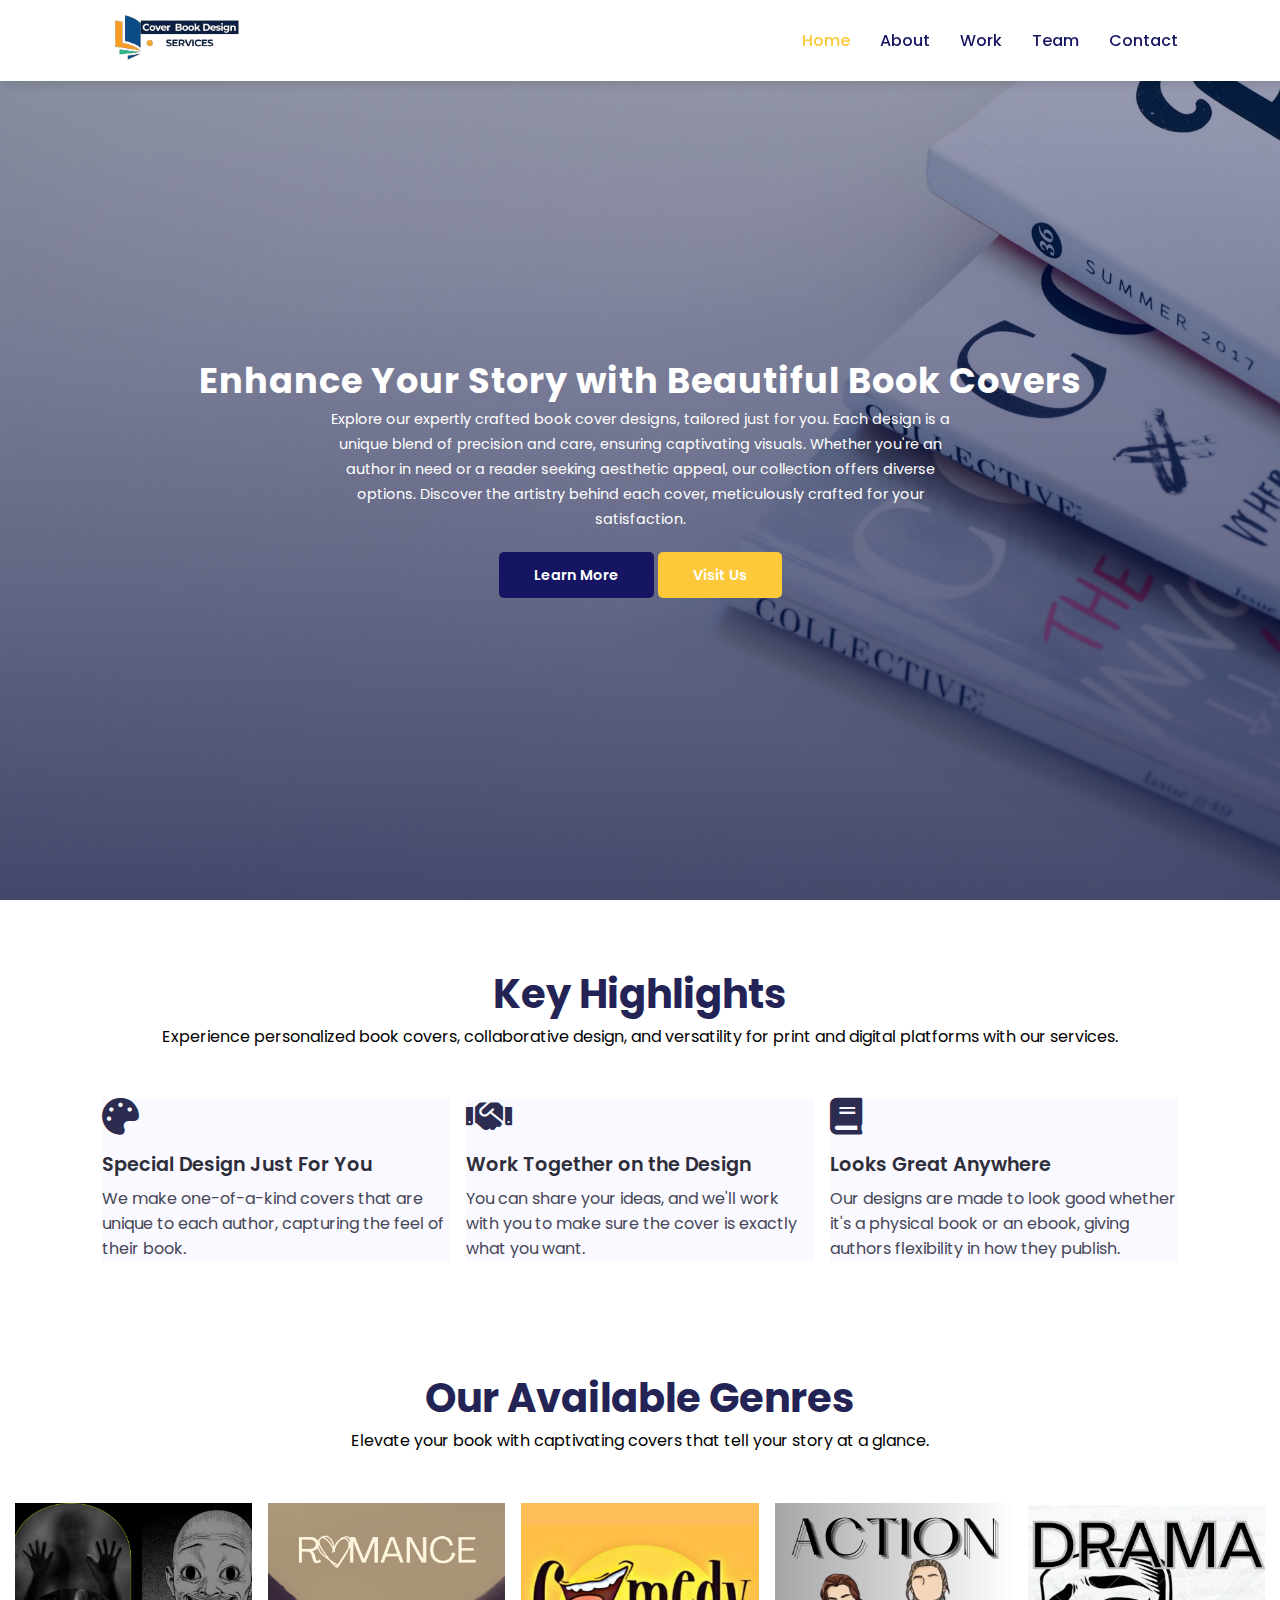
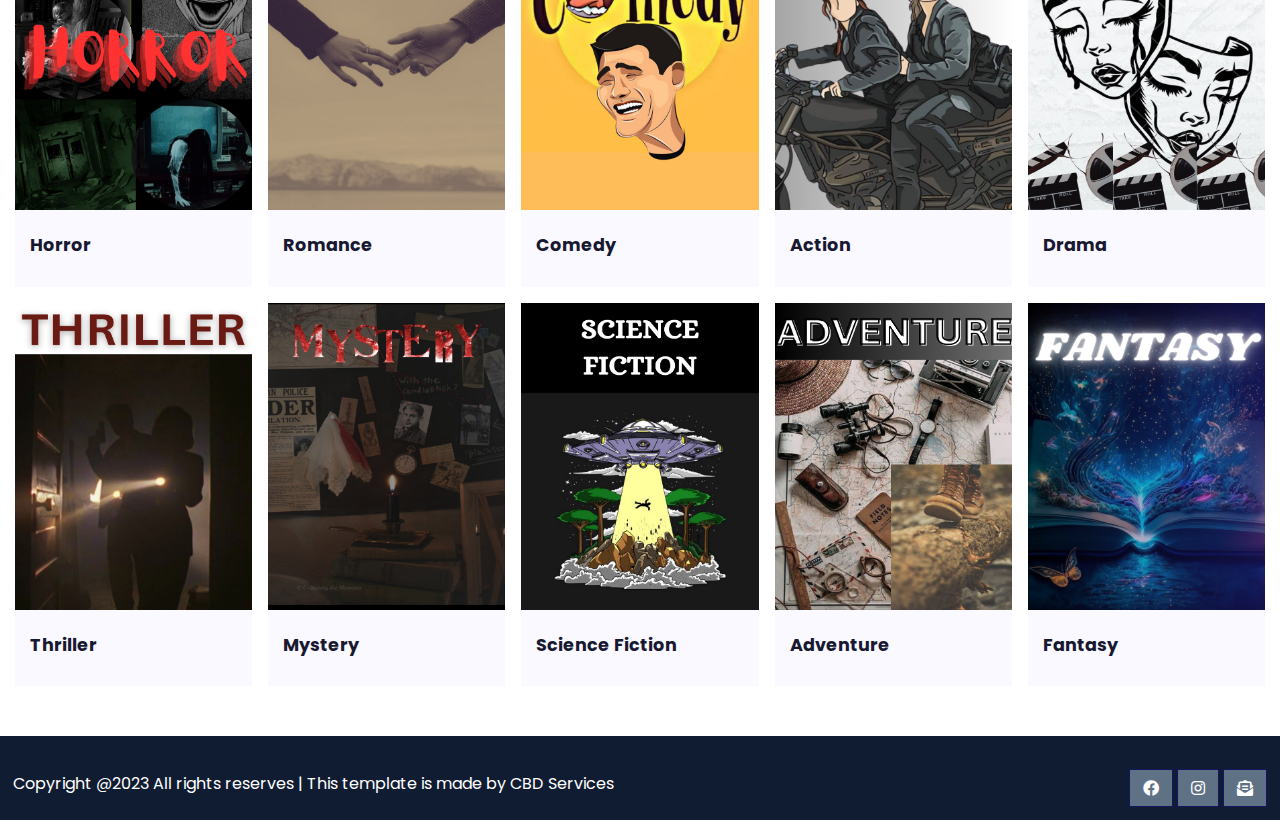
<file: index.html>
<!DOCTYPE html>
<html lang="en">

<head>
    <meta charset="UTF-8">
    <link rel="shortcut icon" type="x-icon" href="images/logo2.png">
    <link rel="shortcut icon" type="x-icon" href="images/logo2.png">
    <meta http=-equiv="X-UA-Compatible" content="IE=edge">
    <meta name="viewport" content="width=device-width, initial-scale=1.0">
    <title>Cover Book Design Services</title>

    <link rel="stylesheet" href="https://use.fontawesome.com/releases/v5.15.4/css/all.css" />

    <link rel="stylesheet" href="style.css">

    <script src="https://code.jquery.com/jquery-3.7.1.min.js" integrity="sha256-/JqT3SQfawRcv/BIHPThkBvs0OEvtFFmqPF/lYI/Cxo=" crossorigin="anonymous"></script>

</head>

<body oncontextmenu="return false;">

    <!-- Navigation -->
    <nav>
        <img src="images/logo.png" alt="">
        <div class="navigation">
            <ul>
                <i id="menu-close" class="fas fa-times"></i>
                <li><a class="active" href="#">Home</a></li>
                <li><a href="about.html">About</a></li>
                <li><a href="work.html">Work</a></li>
                <li><a href="team.html">Team</a></li>
                <li><a href="contact.html">Contact</a></li>
            </ul>
            <img id="menu-btn" src="images/menu.png" alt="">
        </div>
    </nav>

    <!-- Home -->

    <section id="home">
        <h2>Enhance Your Story with Beautiful Book Covers</h2>
        <p>Explore our expertly crafted book cover designs, tailored just for you. Each design is a unique blend of precision and care, ensuring captivating visuals. Whether you're an author in need or a reader seeking aesthetic appeal, our collection offers diverse options. Discover the artistry behind each cover, meticulously crafted for your satisfaction.</p>
        <div class="btn">
            <a class="blue" href="about.html">Learn More</a>
            <a class="yellow" href="contact.html">Visit Us</a>
        </div>
    </section>
    
    <!-- Highlights -->

    <section id="highlights">
        <h1>Key Highlights</h1>
        <p>Experience personalized book covers, collaborative design, and versatility for print and digital platforms with our services.</p>
        <div class="fea-base">
            <div class="fea-box">
                <i class="fa fa-palette"></i>
                <h3>Special Design Just For You</h3>
                <p>We make one-of-a-kind covers that are unique to each author, capturing the feel of their book.</p>
            </div>
            <div class="fea-box">
                <i class="fa fa-handshake"></i>
                <h3>Work Together on the Design</h3>
                <p>You can share your ideas, and we'll work with you to make sure the cover is exactly what you want.</p>
            </div>
            <div class="fea-box">
                <i class="fa fa-book"></i>
                <h3>Looks Great Anywhere</h3>
                <p>Our designs are made to look good whether it's a physical book or an ebook, giving authors flexibility in how they publish.</p>
            </div>
        </div>
    </section>

    <!-- Genres -->
    <section id="genre">
        <h1>Our Available Genres</h1>
        <p>Elevate your book with captivating covers that tell your story at a glance.</p>
        <div class="genres-box">
              
            <div class="genres">
                <img src="images/c1.png" alt="">
                <div class="details">
                    <h6>Horror</h6>   
                </div>
            </div>

            <div class="genres">
                <img src="images/c2.png" alt="">
                <div class="details">
                    <h6>Romance</h6>   
                </div>
            </div>

            <div class="genres">
                <img src="images/c3.png" alt="">
                <div class="details">
                    <h6>Comedy</h6>   
                </div>
            </div>

            <div class="genres">
                <img src="images/c4.png" alt="">
                <div class="details">
                    <h6>Action</h6>   
                </div>
            </div>

            <div class="genres">
                <img src="images/c5.png" alt="">
                <div class="details">
                    <h6>Drama</h6>   
                </div>
            </div>

            <div class="genres">
                <img src="images/c6.png" alt="">
                <div class="details">
                    <h6>Thriller</h6>   
                </div>
            </div>

            <div class="genres">
                <img src="images/c7.png" alt="">
                <div class="details">
                    <h6>Mystery</h6>   
                </div>
            </div>

            <div class="genres">
                <img src="images/c8.png" alt="">
                <div class="details">
                    <h6>Science Fiction</h6>   
                </div>
            </div>

            <div class="genres">
                <img src="images/c9.png" alt="">
                <div class="details">
                    <h6>Adventure</h6>   
                </div>
            </div>

            <div class="genres">
                <img src="images/c10.png" alt="">
                <div class="details">
                    <h6>Fantasy</h6>   
                </div>
            </div>

        </div>
    </section>

    <!-- copyright section -->

    <footer>
        <div class="copyright">
            <p>Copyright @2023 All rights reserves | This template is made by CBD Services</p>
            <div class="pro-links">
                <a href="https://www.facebook.com/profile.php?id=61553930622159&mibextid=ZbWKwL"><i class="fab fa-facebook"></i></a>
                <a href="https://instagram.com/coverbookdesignservices?igshid=OGQ5ZDc2ODk2ZA=="><i class="fab fa-instagram"></i></a>
                <a href="mailto:cbd.services01@gmail.com"><i class="fa fa-envelope-open-text get"></i></a>
            </div>
        </div>
    </footer>

    <script>
        $('#menu-btn').click(function(){
            $('nav .navigation ul').addClass('active')
        });
        $('#menu-close').click(function(){
            $('nav .navigation ul').removeClass('active')
        });
    </script>

</body>

</html>
</file>
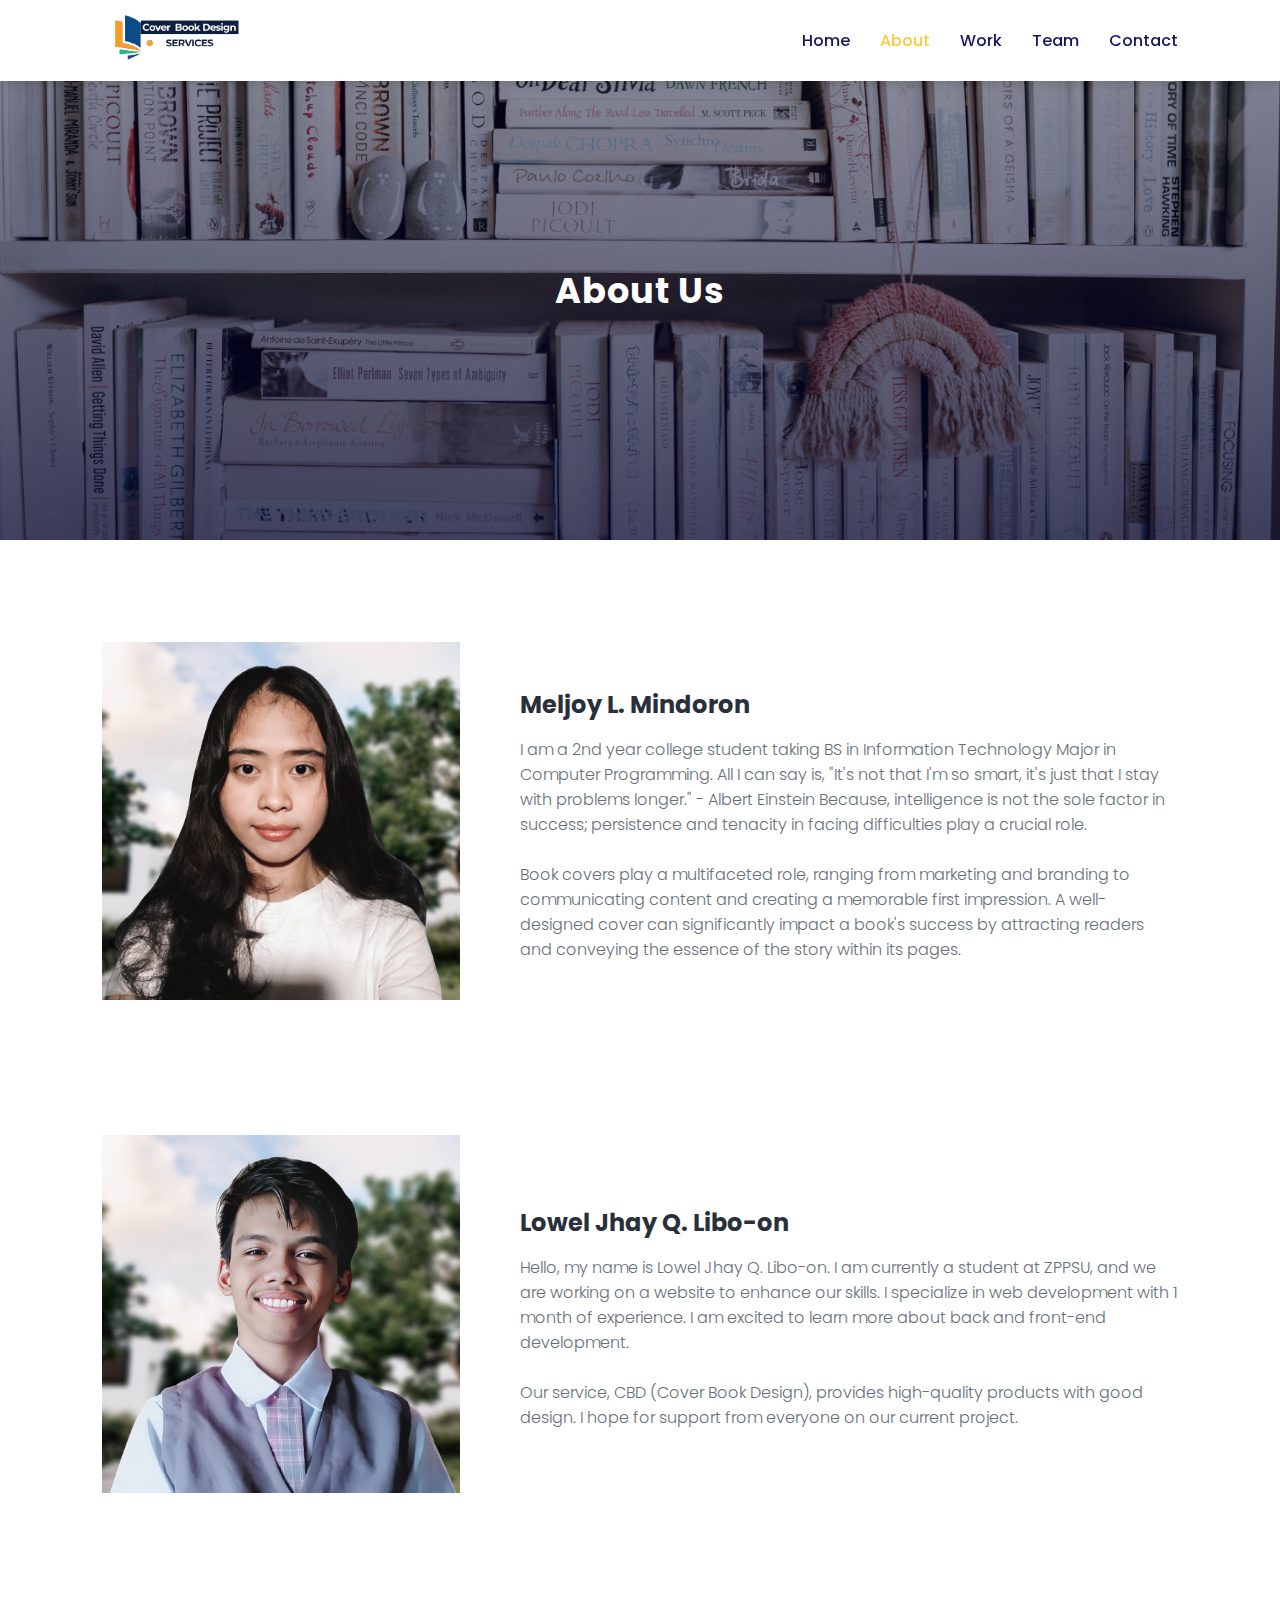
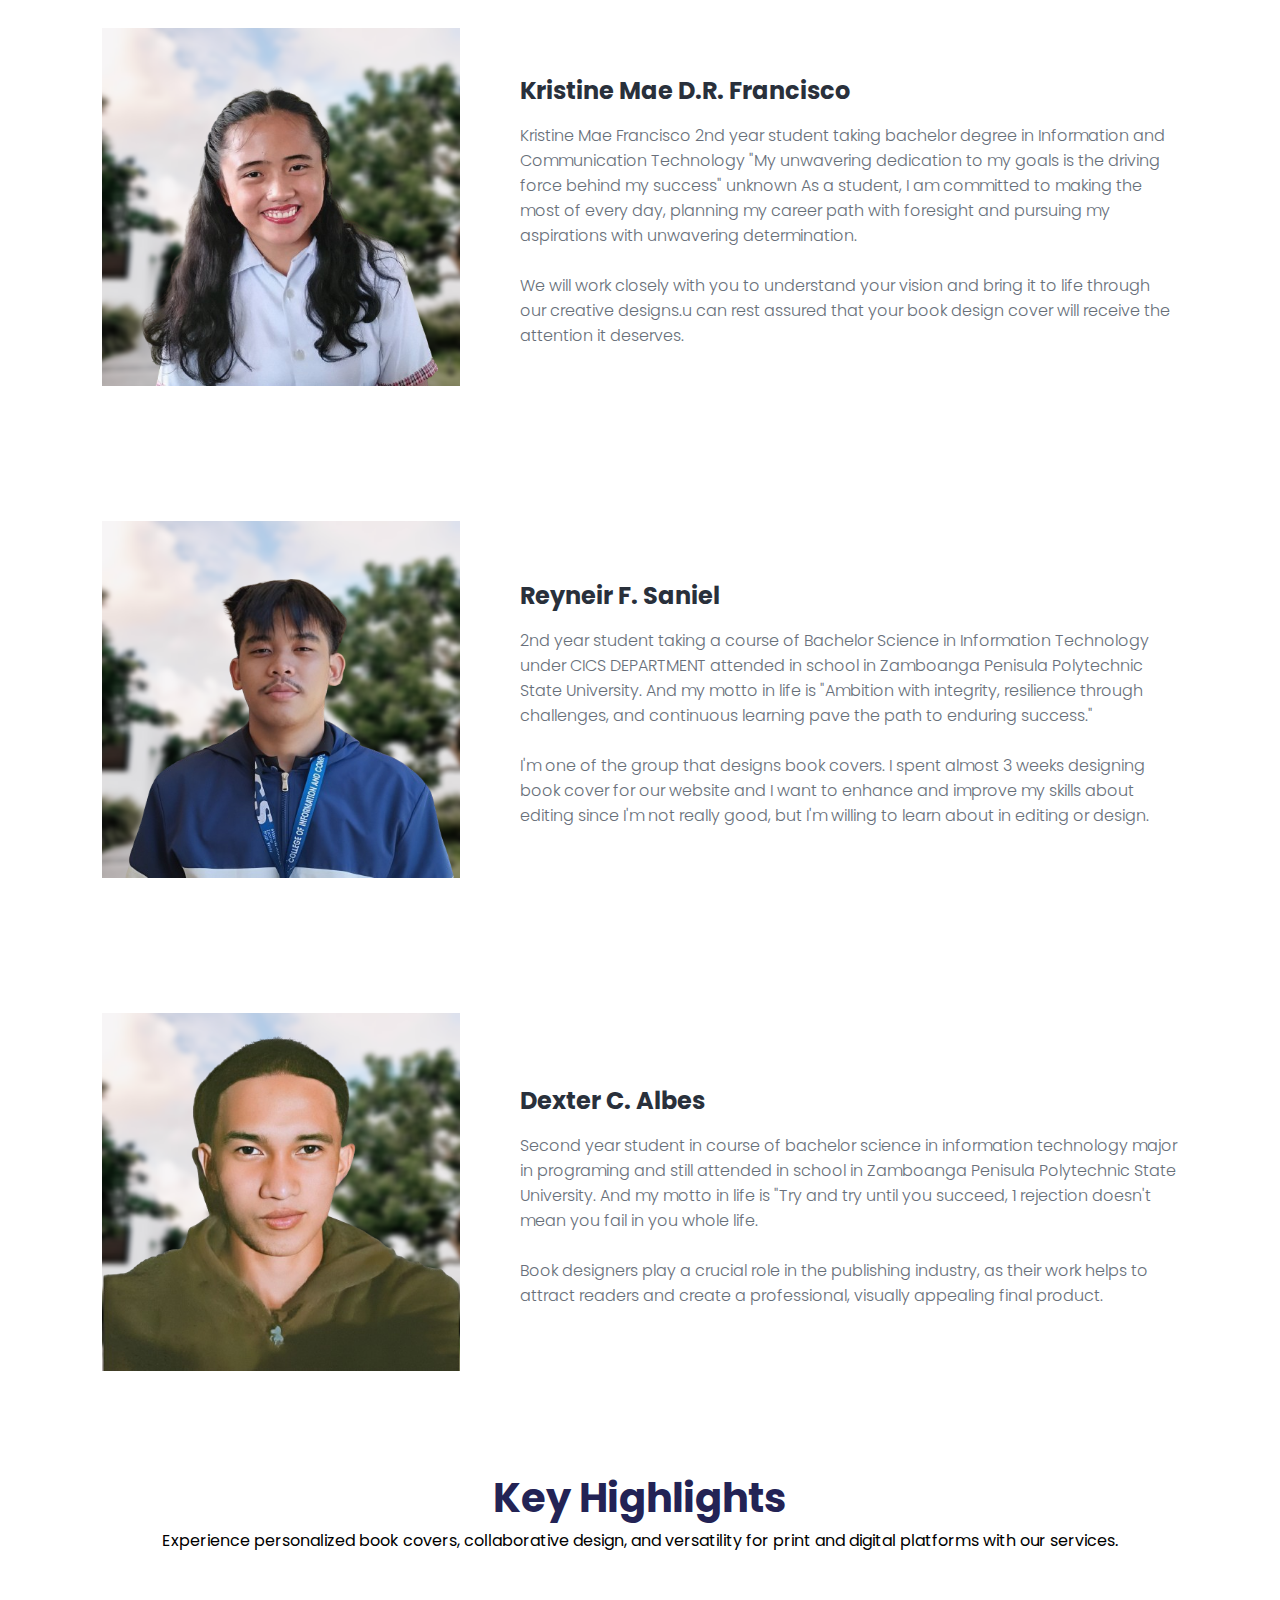
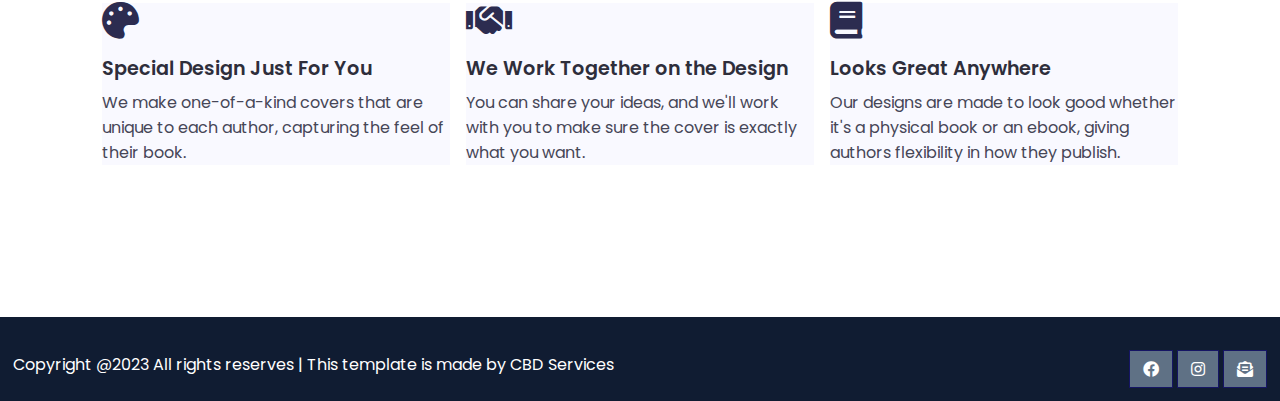
<file: about.html>
<!DOCTYPE html>
<html lang="en">

<head>
    <meta charset="UTF-8">
    <link rel="shortcut icon" type="x-icon" href="images/logo2.png">
    <meta http=-equiv="X-UA-Compatible" content="IE=edge">
    <meta name="viewport" content="width=device-width, initial-scale=1.0">
    <title>Cover Book Design Services</title>

    <link rel="stylesheet" href="https://use.fontawesome.com/releases/v5.15.4/css/all.css" />

    <link rel="stylesheet" href="style.css">

    <script src="https://code.jquery.com/jquery-3.7.1.min.js" integrity="sha256-/JqT3SQfawRcv/BIHPThkBvs0OEvtFFmqPF/lYI/Cxo=" crossorigin="anonymous"></script>

</head>

<body oncontextmenu="return false;">

    <!-- Navigation -->
    <nav>
        <img src="images/logo.png" alt="">
        <div class="navigation">
            <ul>
                <i id="menu-close" class="fas fa-times"></i>
                <li><a href="index.html">Home</a></li>
                <li><a class="active" href="about.html">About</a></li>
                <li><a href="work.html">Work</a></li>
                <li><a href="team.html">Team</a></li>
                <li><a href="contact.html">Contact</a></li>
            </ul>
            <img id="menu-btn" src="images/menu.png" alt="">
        </div>
    </nav>

    <!-- Home -->

    <section id="about-home">
        <h2>About Us</h2>
        
    </section>

    <section id="about-container">
        <div class="about-img">
            <img src="images/a.png" alt="">
        </div>

        <div class="about-text">
            <h2>Meljoy L. Mindoron</h2>
            <p>I am a 2nd year college student taking BS in Information Technology Major in Computer Programming. All I can say is, "It's not that I'm so smart, it's just that I stay with problems longer." - Albert Einstein
                Because, intelligence is not the sole factor in success; persistence and tenacity in facing difficulties play a crucial role.
            <br>
            <br>
                Book covers play a multifaceted role, ranging from marketing and branding to communicating content and creating a memorable first impression. A well-designed cover can significantly impact a book's success by attracting readers and conveying the essence of the story within its pages.</p>
        </div>
    </section>

    <section id="about-container">
        <div class="about-img">
            <img src="images/b.png" alt="">
        </div>

        <div class="about-text">
            <h2>Lowel Jhay Q. Libo-on</h2>
            <p>Hello, my name is Lowel Jhay Q. Libo-on. I am currently a student at ZPPSU, and we are working on a website to enhance our skills. I specialize in web development with 1 month of experience. I am excited to learn more about back and front-end development.
            <br>
            <br>
                Our service, CBD (Cover Book Design), provides high-quality products with good design. I hope for support from everyone on our current project.</p>
        </div>
    </section>

    <section id="about-container">
        <div class="about-img">
            <img src="images/c.png" alt="">
        </div>

        <div class="about-text">
            <h2>Kristine Mae D.R. Francisco</h2>
            <p>Kristine Mae Francisco 2nd year student taking bachelor degree in Information and Communication Technology "My unwavering dedication to my goals is the driving force behind my success" unknown As a student, I am committed to making the most of every day, planning my career path with foresight and pursuing my aspirations with unwavering determination.
            <br>
            <br>
                We will work closely with you to understand your vision and bring it to life through our creative designs.u can rest assured that your book design cover  will receive the attention it deserves.</p>
        </div>
    </section>

    <section id="about-container">
        <div class="about-img">
            <img src="images/d.png" alt="">
        </div>

        <div class="about-text">
            <h2>Reyneir F. Saniel</h2>
            <p>2nd year student taking a course of Bachelor Science in Information Technology under CICS DEPARTMENT attended in school in Zamboanga Penisula Polytechnic State  University. And my motto in life is "Ambition with integrity, resilience through challenges, and continuous learning pave the path to enduring success."
            <br>
            <br>
                I'm one of the group that designs book covers. I spent almost 3 weeks designing book cover for our website and I want to enhance and improve my skills about editing since I'm not really good, but I'm willing to learn about in editing or design.</p>
        </div>
    </section>

    <section id="about-container">
        <div class="about-img">
            <img src="images/e.png" alt="">
        </div>

        <div class="about-text">
            <h2>Dexter C. Albes</h2>
            <p>Second year student in course of bachelor science in information technology major in programing and still attended in school in Zamboanga Penisula Polytechnic State University. And my motto in life is "Try and try until you succeed, 1 rejection doesn't mean you fail in you whole life.
            <br>
            <br>
                Book designers play a crucial role in the publishing industry, as their work helps to attract readers and create a professional, visually appealing final product.</p>
        </div>
    </section>
    
    <!-- Highlights -->

    <section id="highlights">
        <h1>Key Highlights</h1>
        <p>Experience personalized book covers, collaborative design, and versatility for print and digital platforms with our services.</p>
        <div class="fea-base">
            <div class="fea-box">
                <i class="fa fa-palette"></i>
                <h3>Special Design Just For You</h3>
                <p>We make one-of-a-kind covers that are unique to each author, capturing the feel of their book.</p>
            </div>
            <div class="fea-box">
                <i class="fa fa-handshake"></i>
                <h3>We Work Together on the Design</h3>
                <p>You can share your ideas, and we'll work with you to make sure the cover is exactly what you want.</p>
            </div>
            <div class="fea-box">
                <i class="fa fa-book"></i>
                <h3>Looks Great Anywhere</h3>
                <p>Our designs are made to look good whether it's a physical book or an ebook, giving authors flexibility in how they publish.</p>
            </div>
        </div>
    </section>

    <!-- copyright section -->

    <footer>
        <div class="copyright">
            <p>Copyright @2023 All rights reserves | This template is made by CBD Services</p>
            <div class="pro-links">
                <a href="https://www.facebook.com/profile.php?id=61553930622159&mibextid=ZbWKwL"><i class="fab fa-facebook"></i></a>
                <a href="https://instagram.com/coverbookdesignservices?igshid=OGQ5ZDc2ODk2ZA=="><i class="fab fa-instagram"></i></a>
                <a href="mailto:cbd.services01@gmail.com"><i class="fa fa-envelope-open-text get"></i></a>
            </div>
        </div>
    </footer>

    <script>
        $('#menu-btn').click(function(){
            $('nav .navigation ul').addClass('active')
        });
        $('#menu-close').click(function(){
            $('nav .navigation ul').removeClass('active')
        });
    </script>


</body>

</html>
</file>
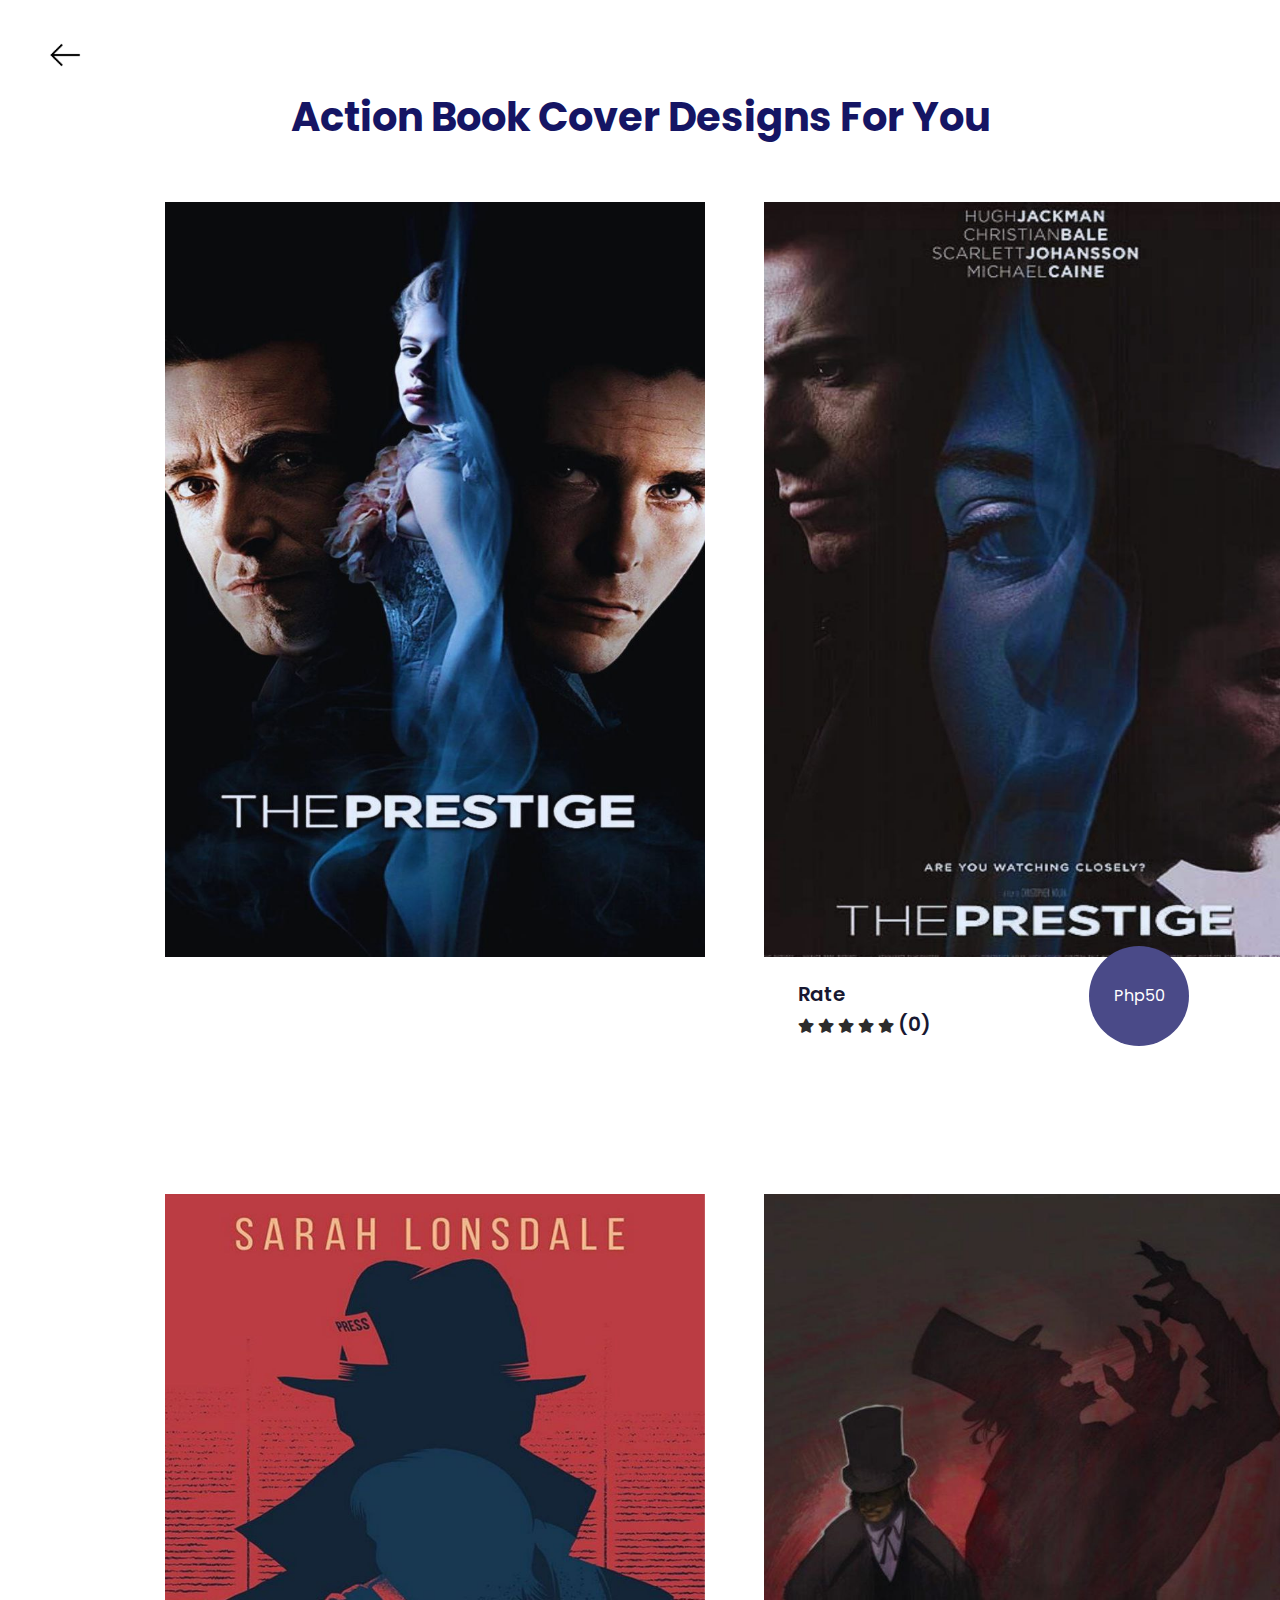
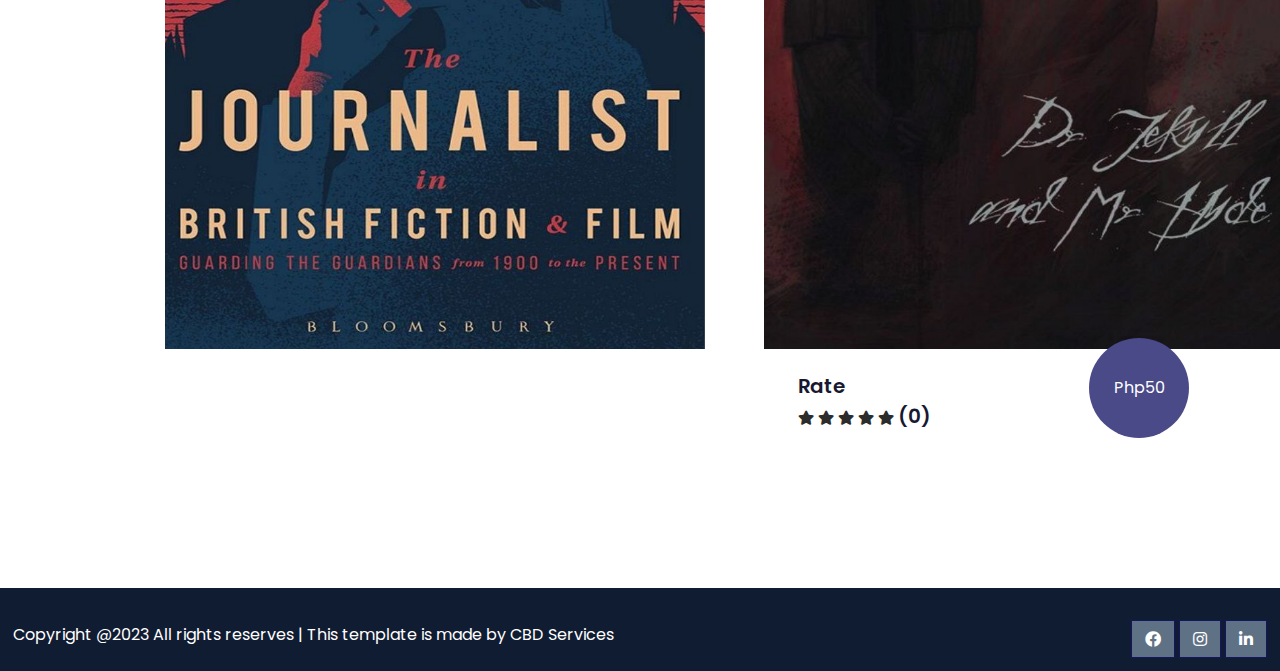
<file: action.html>
<!DOCTYPE html>
<html lang="en">

<head>
    <meta charset="UTF-8">
    <link rel="shortcut icon" type="x-icon" href="images/logo2.png">
    <meta http=-equiv="X-UA-Compatible" content="IE=edge">
    <meta name="viewport" content="width=device-width, initial-scale=1.0">
    <title>Cover Book Design Services</title>

    <link rel="stylesheet" href="https://use.fontawesome.com/releases/v5.15.4/css/all.css" />

    <link rel="stylesheet" href="style.css">

    <script src="https://code.jquery.com/jquery-3.6.4.min.js"></script>

</head>

<body>

<!-- Navigation -->
<section>
<div class="button-arrow">
    <img id="back-btn" src="images/backicon.png" alt="">
    <h1>Action Book Cover Designs For You</h1>
</div>
</section>

<!-- Products -->

<section id="product">
    <div class="product-box">
        <div class="products">
            <img src="images/a1f.jpg" alt="">
        </div>

        <div class="products">
            <img src="images/a1b.jpg" alt="">
            <div class="details">
                <span>Rate</span>
                <div class="star">
                    <i class="fas fa-star"></i>
                    <i class="fas fa-star"></i>
                    <i class="fas fa-star"></i>
                    <i class="fas fa-star"></i>
                    <i class="fas fa-star"></i>
                    <span>(0)</span>
                </div>
            </div>
            <div class="cost">
                Php50
            </div>
        </div>

        <div class="products">
            <img src="images/a2f.jpg" alt="">
        </div>

        <div class="products">
            <img src="images/a2b.jpg" alt="">
            <div class="details">
                <span>Rate</span>
                <div class="star">
                    <i class="fas fa-star"></i>
                    <i class="fas fa-star"></i>
                    <i class="fas fa-star"></i>
                    <i class="fas fa-star"></i>
                    <i class="fas fa-star"></i>
                    <span>(0)</span>
                </div>
            </div>
            <div class="cost">
                Php50
            </div>
        </div>
    </div>
</section>

<!-- copyright section -->

<footer>
    <div class="copyright">
        <p>Copyright @2023 All rights reserves | This template is made by CBD Services</p>
        <div class="pro-links">
            <i class="fab fa-facebook"></i> 
            <i class="fab fa-instagram"></i>
            <i class="fab fa-linkedin-in"></i>
        </div>
    </div>
</footer>

<script>
    $(document).ready(function(){
        $('#back-btn').click(function(){
            window.history.back();
        });
    });
</script>
 
</body>
</html>
</file>
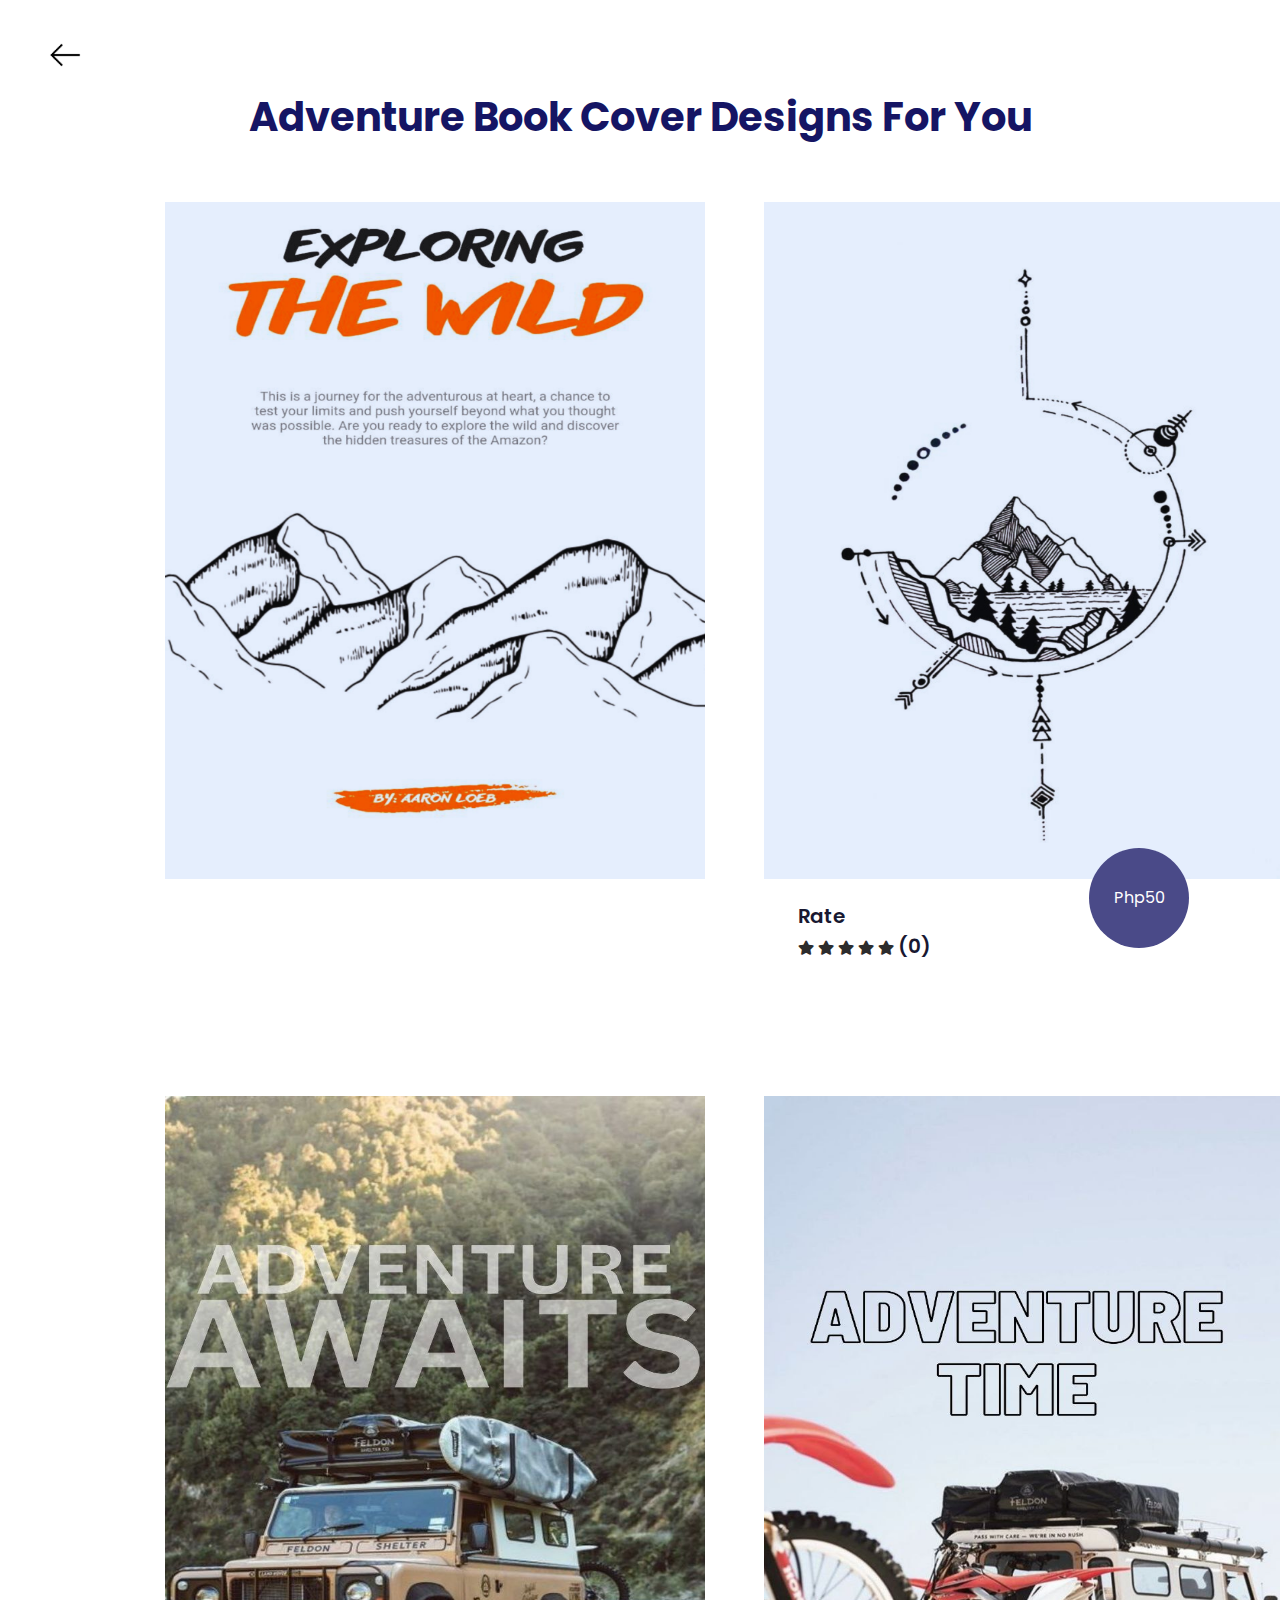
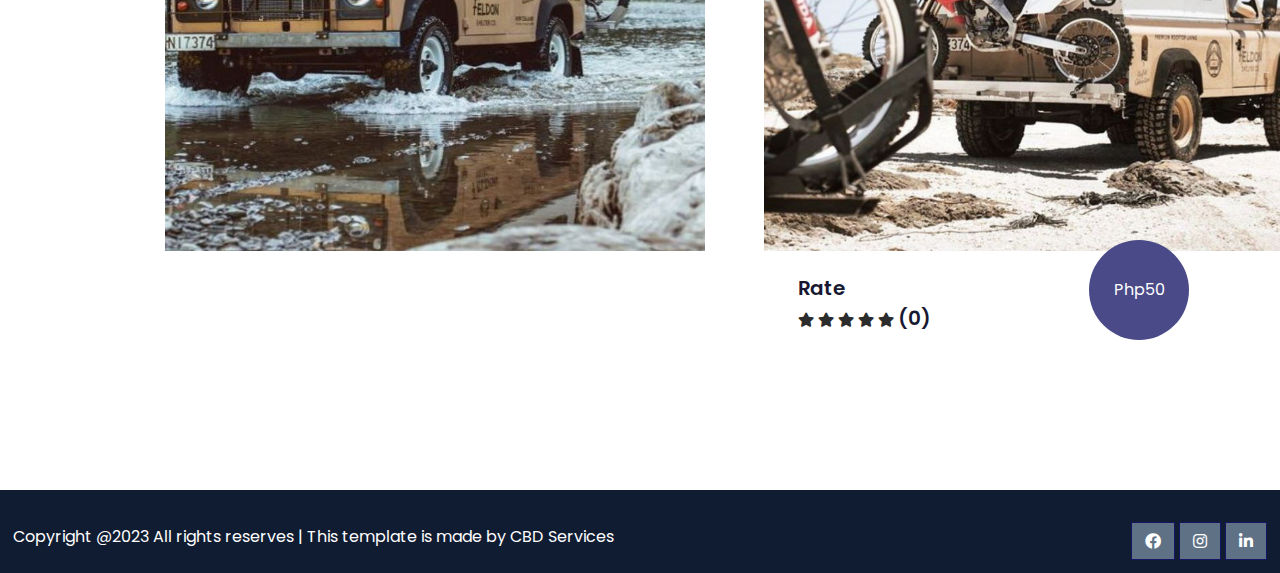
<file: adventure.html>
<!DOCTYPE html>
<html lang="en">

<head>
    <meta charset="UTF-8">
    <link rel="shortcut icon" type="x-icon" href="images/logo2.png">
    <meta http=-equiv="X-UA-Compatible" content="IE=edge">
    <meta name="viewport" content="width=device-width, initial-scale=1.0">
    <title>Cover Book Design Services</title>

    <link rel="stylesheet" href="https://use.fontawesome.com/releases/v5.15.4/css/all.css" />

    <link rel="stylesheet" href="style.css">

    <script src="https://code.jquery.com/jquery-3.6.4.min.js"></script>

</head>

<body>

<!-- Navigation -->
<section>
<div class="button-arrow">
    <img id="back-btn" src="images/backicon.png" alt="">
    <h1>Adventure Book Cover Designs For You</h1>
</div>
</section>

<!-- Products -->

<section id="product">
    <div class="product-box">
        <div class="products">
            <img src="images/ad1f.png" alt="">
        </div>

        <div class="products">
            <img src="images/ad1b.png" alt="">
            <div class="details">
                <span>Rate</span>
                <div class="star">
                    <i class="fas fa-star"></i>
                    <i class="fas fa-star"></i>
                    <i class="fas fa-star"></i>
                    <i class="fas fa-star"></i>
                    <i class="fas fa-star"></i>
                    <span>(0)</span>
                </div>
            </div>
            <div class="cost">
                Php50
            </div>
        </div>

        <div class="products">
            <img src="images/ad2f.jpg" alt="">
        </div>

        <div class="products">
            <img src="images/ad2b.jpg" alt="">
            <div class="details">
                <span>Rate</span>
                <div class="star">
                    <i class="fas fa-star"></i>
                    <i class="fas fa-star"></i>
                    <i class="fas fa-star"></i>
                    <i class="fas fa-star"></i>
                    <i class="fas fa-star"></i>
                    <span>(0)</span>
                </div>
            </div>
            <div class="cost">
                Php50
            </div>
        </div>
    </div>
</section>

<!-- copyright section -->

<footer>
    <div class="copyright">
        <p>Copyright @2023 All rights reserves | This template is made by CBD Services</p>
        <div class="pro-links">
            <i class="fab fa-facebook"></i> 
            <i class="fab fa-instagram"></i>
            <i class="fab fa-linkedin-in"></i>
        </div>
    </div>
</footer>

<script>
    $(document).ready(function(){
        $('#back-btn').click(function(){
            window.history.back();
        });
    });
</script>
 
</body>
</html>
</file>
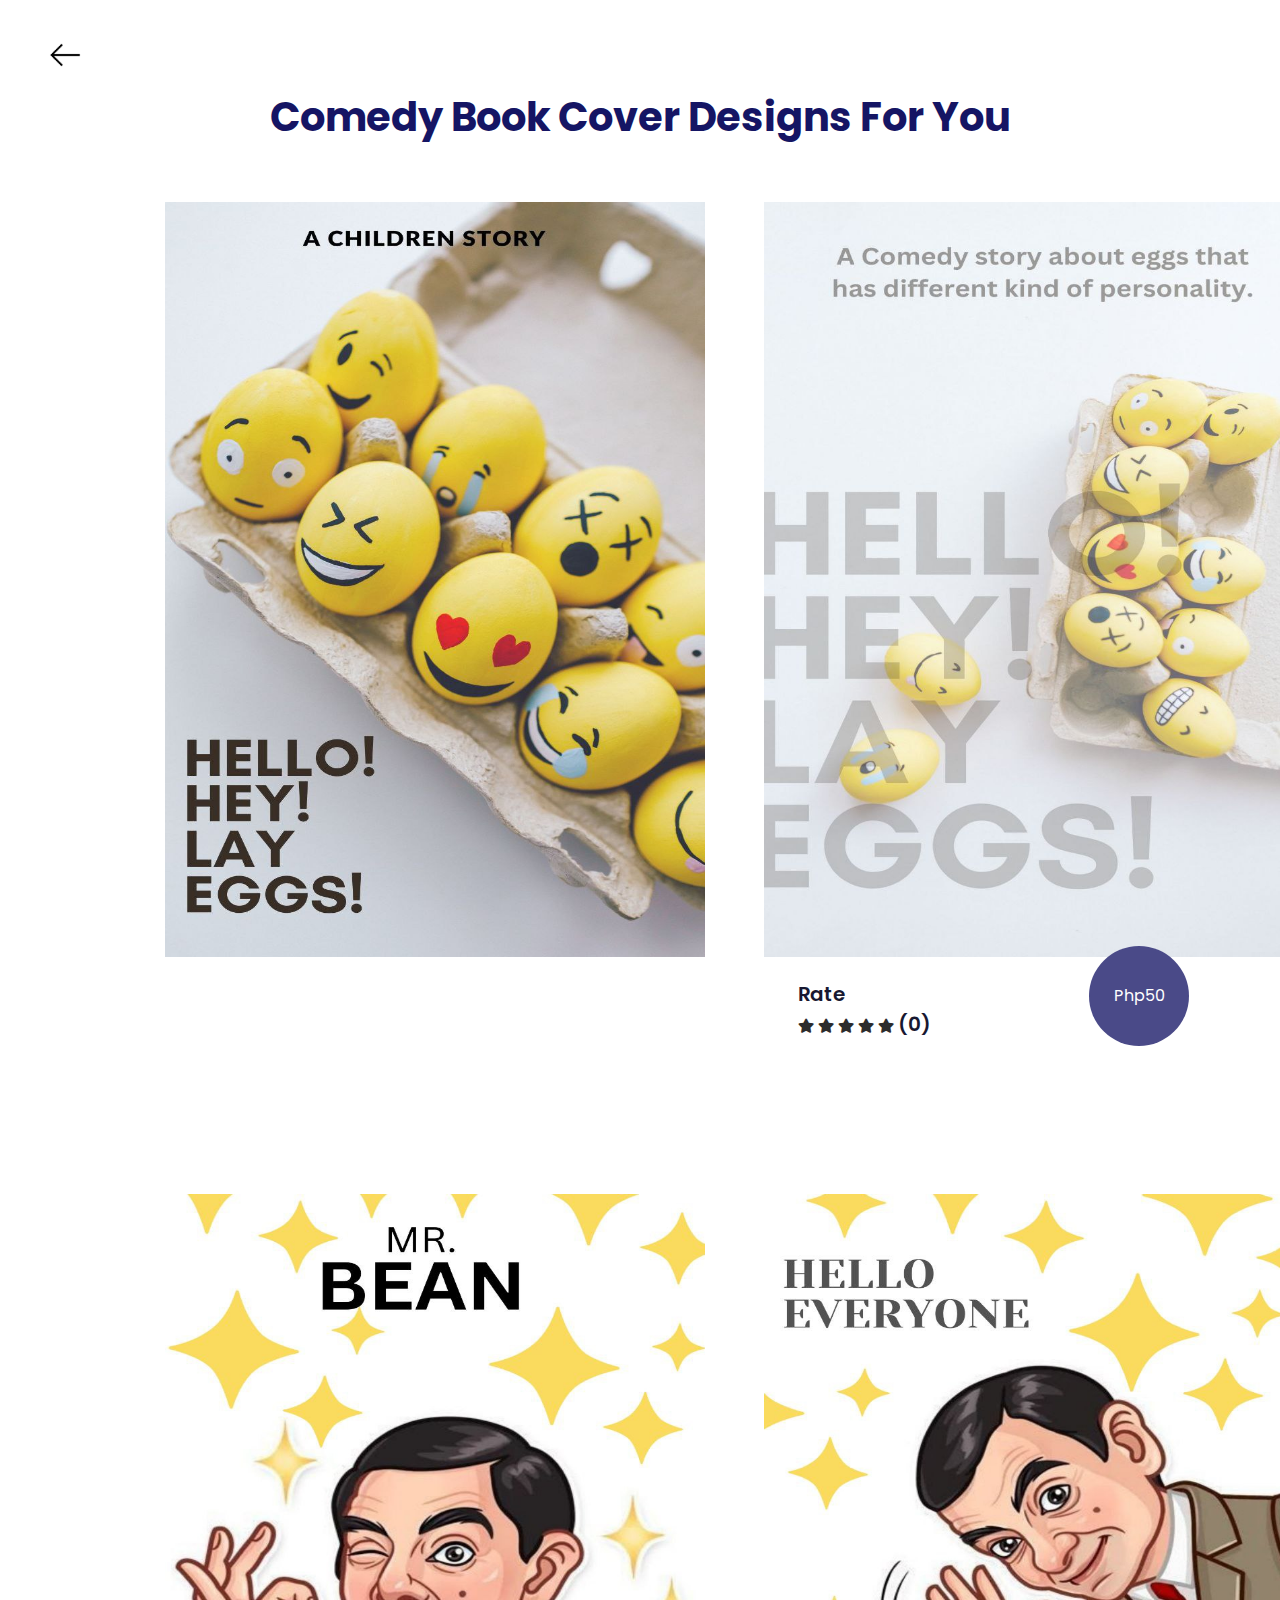
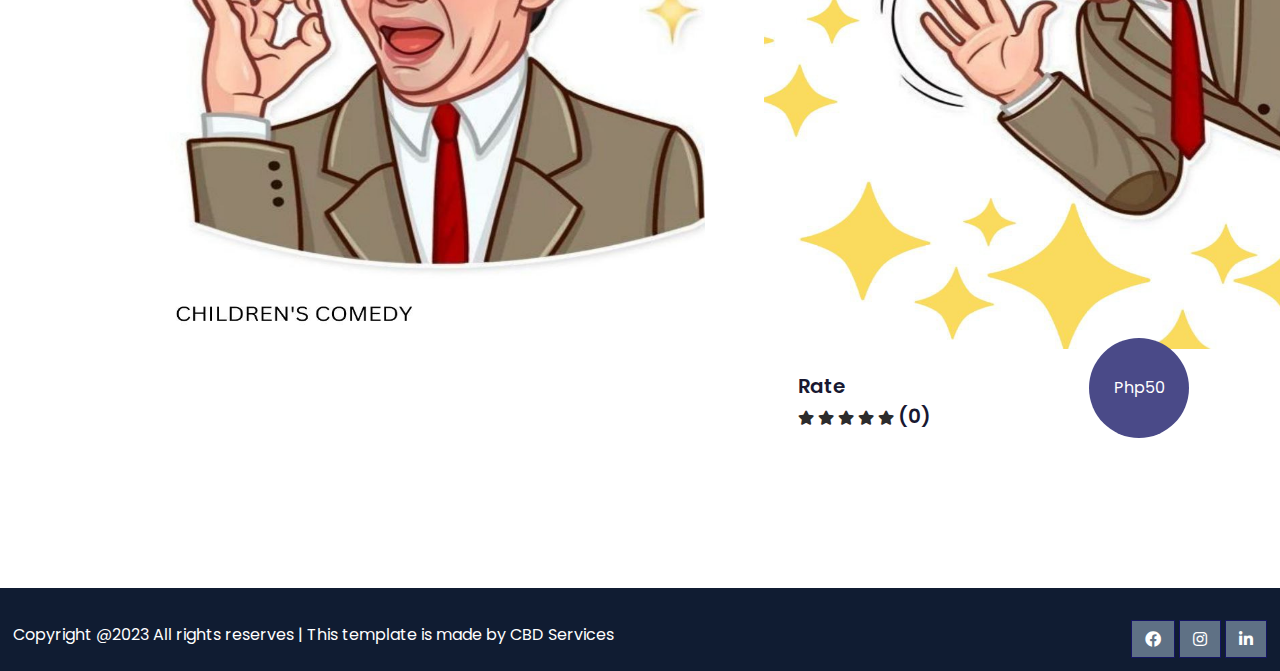
<file: comedy.html>
<!DOCTYPE html>
<html lang="en">

<head>
    <meta charset="UTF-8">
    <link rel="shortcut icon" type="x-icon" href="images/logo2.png">
    <meta http=-equiv="X-UA-Compatible" content="IE=edge">
    <meta name="viewport" content="width=device-width, initial-scale=1.0">
    <title>Cover Book Design Services</title>

    <link rel="stylesheet" href="https://use.fontawesome.com/releases/v5.15.4/css/all.css" />

    <link rel="stylesheet" href="style.css">

    <script src="https://code.jquery.com/jquery-3.6.4.min.js"></script>

</head>

<body>

<!-- Navigation -->
<section>
<div class="button-arrow">
    <img id="back-btn" src="images/backicon.png" alt="">
    <h1>Comedy Book Cover Designs For You</h1>
</div>
</section>

<!-- Products -->

<section id="product">
    <div class="product-box">
        <div class="products">
            <img src="images/c1f.jpg" alt="">
        </div>

        <div class="products">
            <img src="images/c1b.jpg" alt="">
            <div class="details">
                <span>Rate</span>
                <div class="star">
                    <i class="fas fa-star"></i>
                    <i class="fas fa-star"></i>
                    <i class="fas fa-star"></i>
                    <i class="fas fa-star"></i>
                    <i class="fas fa-star"></i>
                    <span>(0)</span>
                </div>
            </div>
            <div class="cost">
                Php50
            </div>
        </div>

        <div class="products">
            <img src="images/c2f.jpg" alt="">
        </div>

        <div class="products">
            <img src="images/c2b.jpg" alt="">
            <div class="details">
                <span>Rate</span>
                <div class="star">
                    <i class="fas fa-star"></i>
                    <i class="fas fa-star"></i>
                    <i class="fas fa-star"></i>
                    <i class="fas fa-star"></i>
                    <i class="fas fa-star"></i>
                    <span>(0)</span>
                </div>
            </div>
            <div class="cost">
                Php50
            </div>
        </div>
    </div>
</section>

<!-- copyright section -->

<footer>
    <div class="copyright">
        <p>Copyright @2023 All rights reserves | This template is made by CBD Services</p>
        <div class="pro-links">
            <i class="fab fa-facebook"></i> 
            <i class="fab fa-instagram"></i>
            <i class="fab fa-linkedin-in"></i>
        </div>
    </div>
</footer>

<script>
    $(document).ready(function(){
        $('#back-btn').click(function(){
            window.history.back();
        });
    });
</script>
 
</body>
</html>
</file>
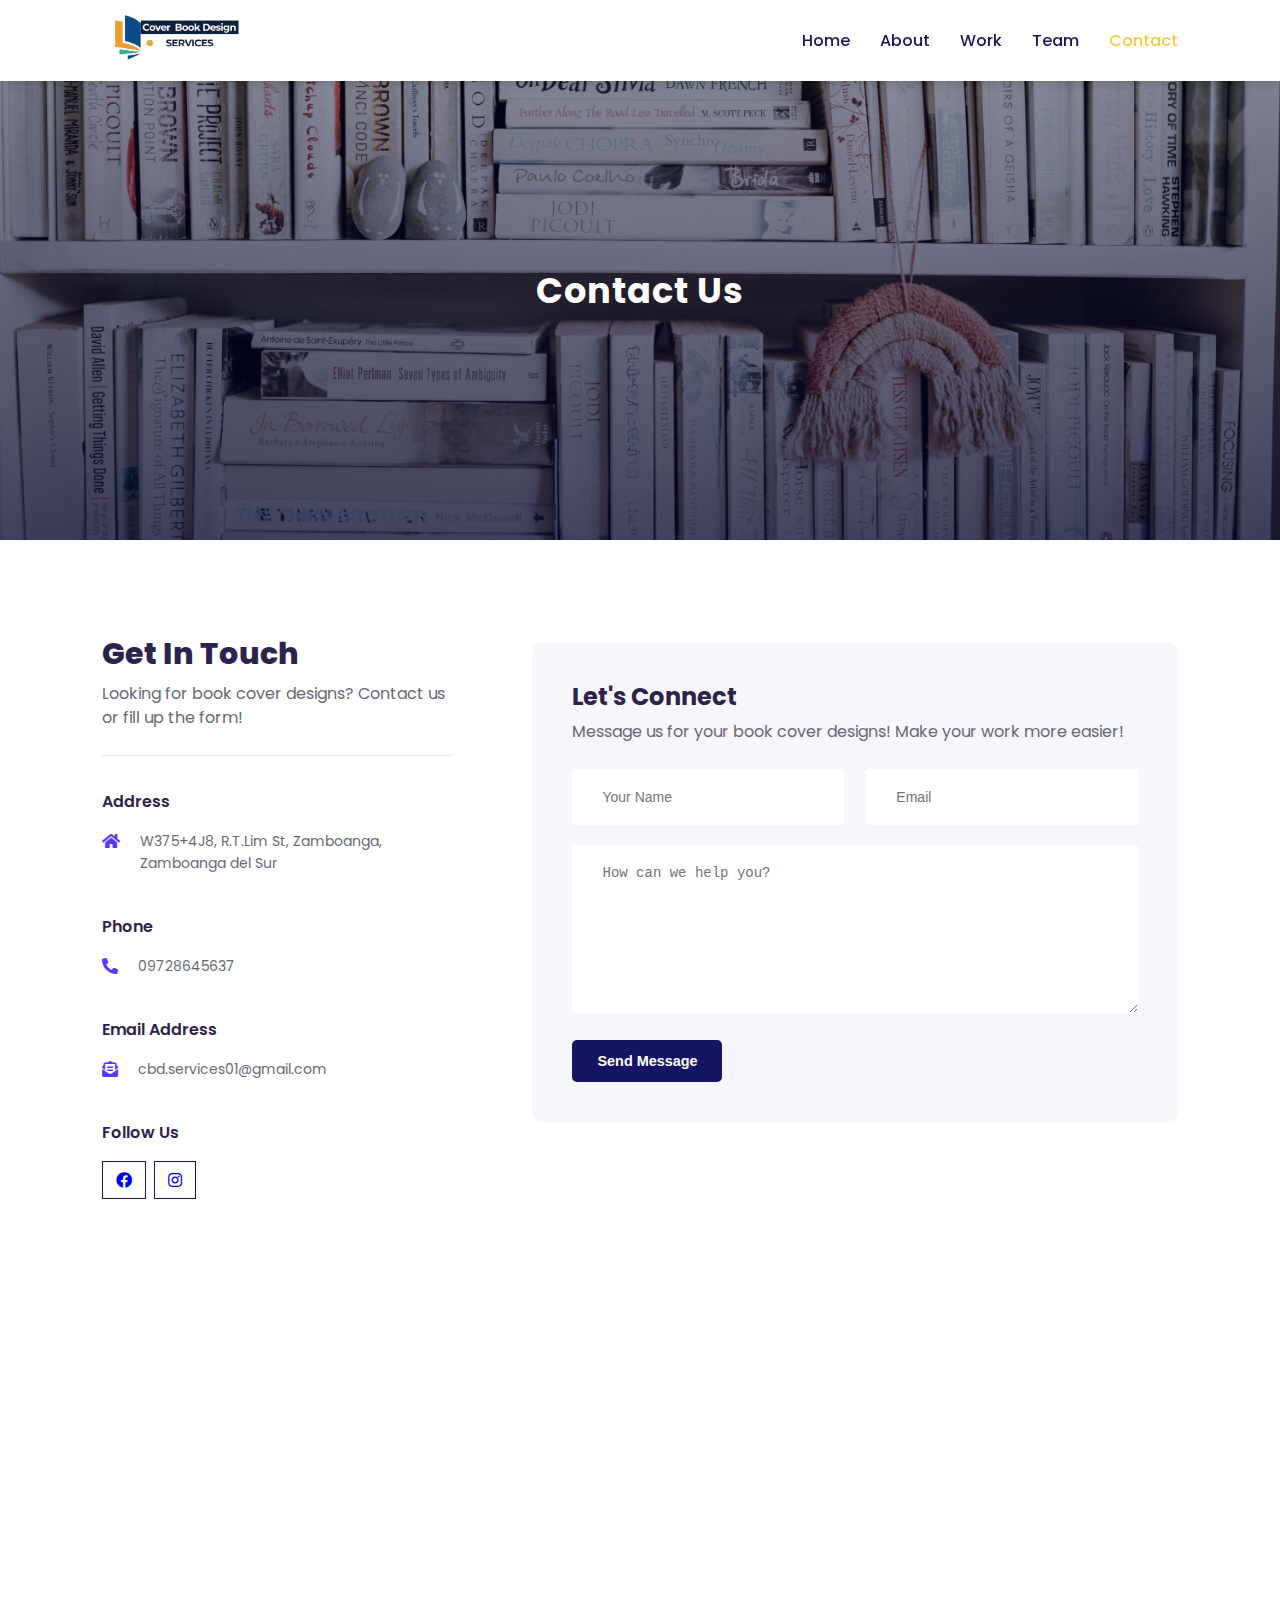
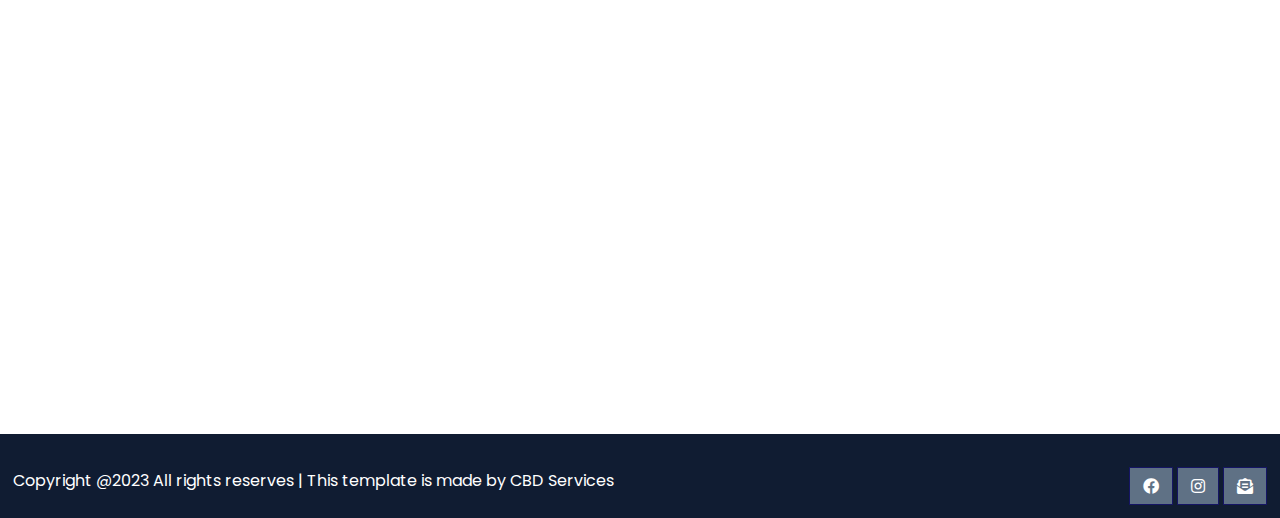
<file: contact.html>
<!DOCTYPE html>
<html lang="en">

<head>
    <meta charset="UTF-8">
    <link rel="shortcut icon" type="x-icon" href="images/logo2.png">
    <meta http-equiv="X-UA-Compatible" content="IE=edge">
    <meta name="viewport" content="width=device-width, initial-scale=1.0">
    <title>Cover Book Design Services</title>

    <link rel="stylesheet" href="https://use.fontawesome.com/releases/v5.15.4/css/all.css" />
    <link rel="stylesheet" href="style.css">

    <script src="https://code.jquery.com/jquery-3.7.1.min.js" integrity="sha256-/JqT3SQfawRcv/BIHPThkBvs0OEvtFFmqPF/lYI/Cxo=" crossorigin="anonymous"></script>

    <script>
        $(document).ready(function () {
            $('#contact-form').submit(function (e) {
                e.preventDefault();
    
                var name = $('#name').val();
                var email = $('#email').val();
    
                // Check if the name is within the 25-character limit and does not contain numbers
                if (name.length > 25 || /\d/.test(name)) {
                    alert('Please type your real full name.');
                    return;
                }
    
                if (!name || !email) {
                    alert('Please fill up the Name and Email fields.');
                    return;
                }
    
                // Check if the email has a valid format
                var emailRegex = /^[^\s@]+@[^\s@]+\.[^\s@]+$/;
                if (!emailRegex.test(email)) {
                    alert('Invalid Email Address. Please enter a valid email.');
                    return;
                }
    
                $.ajax({
                    url: 'https://script.google.com/macros/s/AKfycbxLbeufEo6wxYwIdt7Koi8k5RZGHZ1MbtrNY2W5B6wCjHB37dymoGPzGE68PxrAsB8T_A/exec',
                    method: 'POST',
                    data: $('#contact-form').serialize(),
                    success: function () {
                        alert('Message sent successfully!');
                        $('#contact-form')[0].reset();
                    },
                    error: function () {
                        alert('Error sending message. Please try again.');
                    }
                });
            });
        });
    </script>
             
    
</head>

<body oncontextmenu="return false;">

    <!-- Navigation -->
    <nav>
        <img src="images/logo.png" alt="">
        <div class="navigation">
            <ul>
                <i id="menu-close" class="fas fa-times"></i>
                <li><a href="index.html">Home</a></li>
                <li><a href="about.html">About</a></li>
                <li><a href="work.html">Work</a></li>
                <li><a href="team.html">Team</a></li>
                <li><a class="active" href="contact.html">Contact</a></li>
            </ul>
            <img id="menu-btn" src="images/menu.png" alt="">
        </div>
    </nav>

    <!-- Home -->

    <section id="about-home">
        <h2>Contact Us</h2>
        
    </section>

    <section id="contact">
        <div class="getin">
            <h2>Get In Touch</h2>
            <p>Looking for book cover designs? Contact us or fill up the form!</p>

            <div class="getin-details">
                <h3>Address</h3>
                <div>
                    <i class="fa fa-home get"></i>
                    <p>W375+4J8, R.T.Lim St, Zamboanga, Zamboanga del Sur</p>
                </div>

                <h3>Phone</h3>
                <div>
                    <i class="fas fa-phone-alt get"></i>
                    <p>09728645637</p>
                </div>

                <h3>Email Address</h3>
                <div>
                    <i class="fa fa-envelope-open-text get"></i>
                    <p>cbd.services01@gmail.com</p>
                </div>

                <h3>Follow Us</h3>
                <div class="pro-links">
                    <a href="https://www.facebook.com/profile.php?id=61553930622159&mibextid=ZbWKwL"><i class="fab fa-facebook"></i></a>
                    <a href="https://instagram.com/coverbookdesignservices?igshid=OGQ5ZDc2ODk2ZA=="><i class="fab fa-instagram"></i></a>
                </div>
            </div>
        </div>

        <div class="form">
            <h4>Let's Connect</h4>
            <p>Message us for your book cover designs! Make your work more easier!</p>
            <form id="contact-form">
                <div class="form-row">
                    <input type="text" id="name" name="Name" placeholder="Your Name">
                    <input type="text" id="email" name="Email" placeholder="Email">
                </div>
                <div class="form-col">
                    <textarea name="Message" id="" cols="30" rows="8" placeholder="How can we help you?"></textarea>
                </div>
                <div class="form-col">
                    <button type="submit">Send Message</button>
                </div>
            </form>
        </div>
    </section>

    <section id="map">
        <iframe src="https://www.google.com/maps/embed?pb=!1m18!1m12!1m3!1d15843.130884371338!2d122.0496409947745!3d6.9165607820266315!2m3!1f0!2f0!3f0!3m2!1i1024!2i768!4f13.1!3m3!1m2!1s0x325041ddc653c873%3A0xe6618d24408bbb26!2sZamboanga%20Peninsula%20Polytechnic%20State%20University!5e0!3m2!1sen!2sph!4v1701563794230!5m2!1sen!2sph" style="border:0;" allowfullscreen="" loading="lazy" referrerpolicy="no-referrer-when-downgrade"></iframe>
    </section>

    <!-- copyright section -->

    <footer>
        <div class="copyright">
            <p>Copyright @2023 All rights reserves | This template is made by CBD Services</p>
            <div class="pro-links">
                <a href="https://www.facebook.com/profile.php?id=61553930622159&mibextid=ZbWKwL"><i class="fab fa-facebook"></i></a>
                <a href="https://instagram.com/coverbookdesignservices?igshid=OGQ5ZDc2ODk2ZA=="><i class="fab fa-instagram"></i></a>
                <a href="mailto:cbd.services01@gmail.com"><i class="fa fa-envelope-open-text get"></i></a>
            </div>
        </div>
    </footer>

    <script>
        $('#menu-btn').click(function(){
            $('nav .navigation ul').addClass('active')
        });
        $('#menu-close').click(function(){
            $('nav .navigation ul').removeClass('active')
        });
    </script>


</body>

</html>
</file>
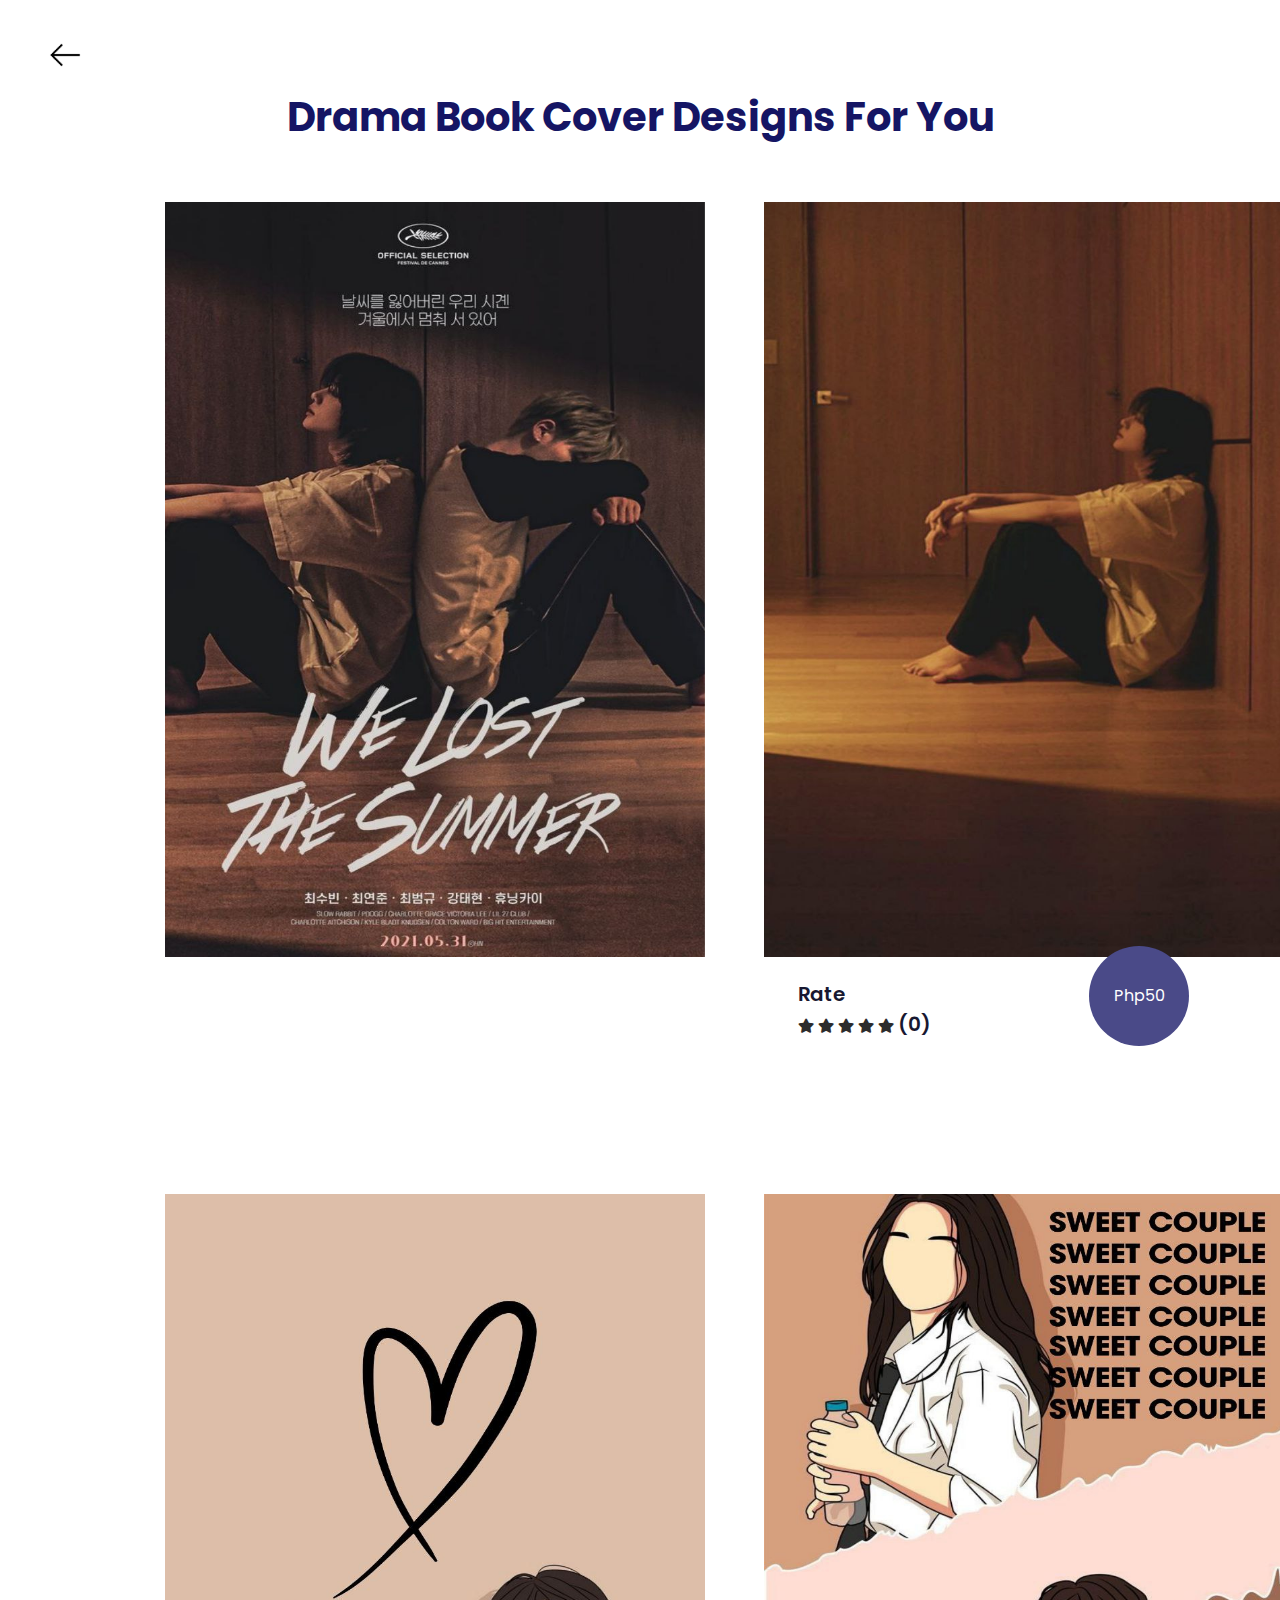
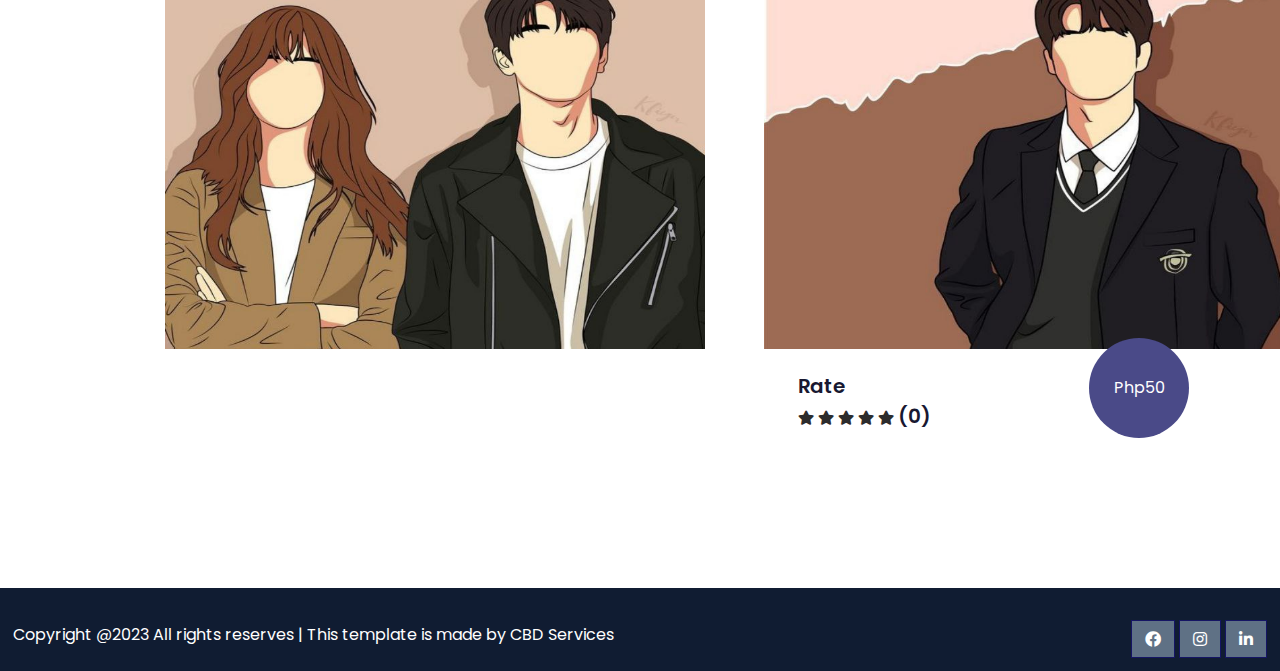
<file: drama.html>
<!DOCTYPE html>
<html lang="en">

<head>
    <meta charset="UTF-8">
    <link rel="shortcut icon" type="x-icon" href="images/logo2.png">
    <meta http=-equiv="X-UA-Compatible" content="IE=edge">
    <meta name="viewport" content="width=device-width, initial-scale=1.0">
    <title>Cover Book Design Services</title>

    <link rel="stylesheet" href="https://use.fontawesome.com/releases/v5.15.4/css/all.css" />

    <link rel="stylesheet" href="style.css">

    <script src="https://code.jquery.com/jquery-3.6.4.min.js"></script>

</head>

<body>

<!-- Navigation -->
<section>
<div class="button-arrow">
    <img id="back-btn" src="images/backicon.png" alt="">
    <h1>Drama Book Cover Designs For You</h1>
</div>
</section>

<!-- Products -->

<section id="product">
    <div class="product-box">
        <div class="products">
            <img src="images/d1f.jpg" alt="">
        </div>

        <div class="products">
            <img src="images/d1b.jpg" alt="">
            <div class="details">
                <span>Rate</span>
                <div class="star">
                    <i class="fas fa-star"></i>
                    <i class="fas fa-star"></i>
                    <i class="fas fa-star"></i>
                    <i class="fas fa-star"></i>
                    <i class="fas fa-star"></i>
                    <span>(0)</span>
                </div>
            </div>
            <div class="cost">
                Php50
            </div>
        </div>

        <div class="products">
            <img src="images/d2f.jpg" alt="">
        </div>

        <div class="products">
            <img src="images/d2b.jpg" alt="">
            <div class="details">
                <span>Rate</span>
                <div class="star">
                    <i class="fas fa-star"></i>
                    <i class="fas fa-star"></i>
                    <i class="fas fa-star"></i>
                    <i class="fas fa-star"></i>
                    <i class="fas fa-star"></i>
                    <span>(0)</span>
                </div>
            </div>
            <div class="cost">
                Php50
            </div>
        </div>
    </div>
</section>

<!-- copyright section -->

<footer>
    <div class="copyright">
        <p>Copyright @2023 All rights reserves | This template is made by CBD Services</p>
        <div class="pro-links">
            <i class="fab fa-facebook"></i> 
            <i class="fab fa-instagram"></i>
            <i class="fab fa-linkedin-in"></i>
        </div>
    </div>
</footer>

<script>
    $(document).ready(function(){
        $('#back-btn').click(function(){
            window.history.back();
        });
    });
</script>
 
</body>
</html>
</file>
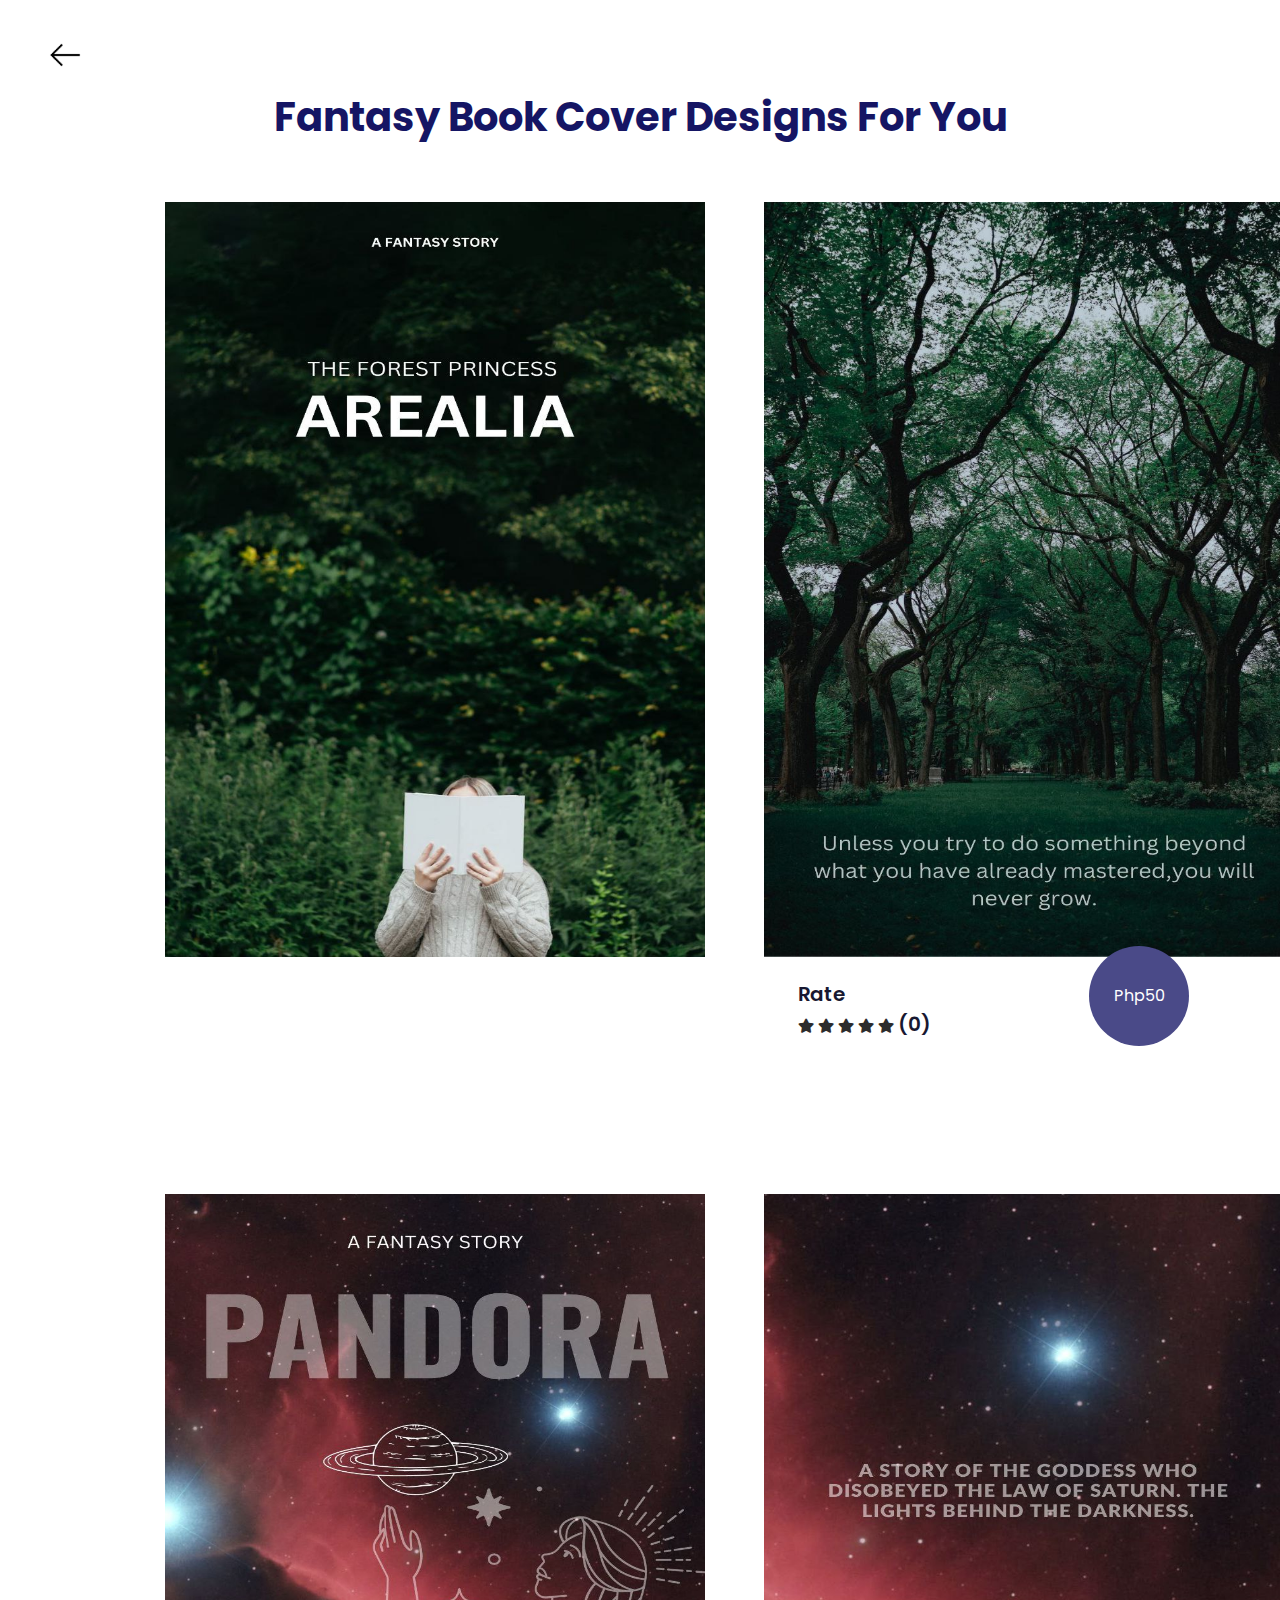
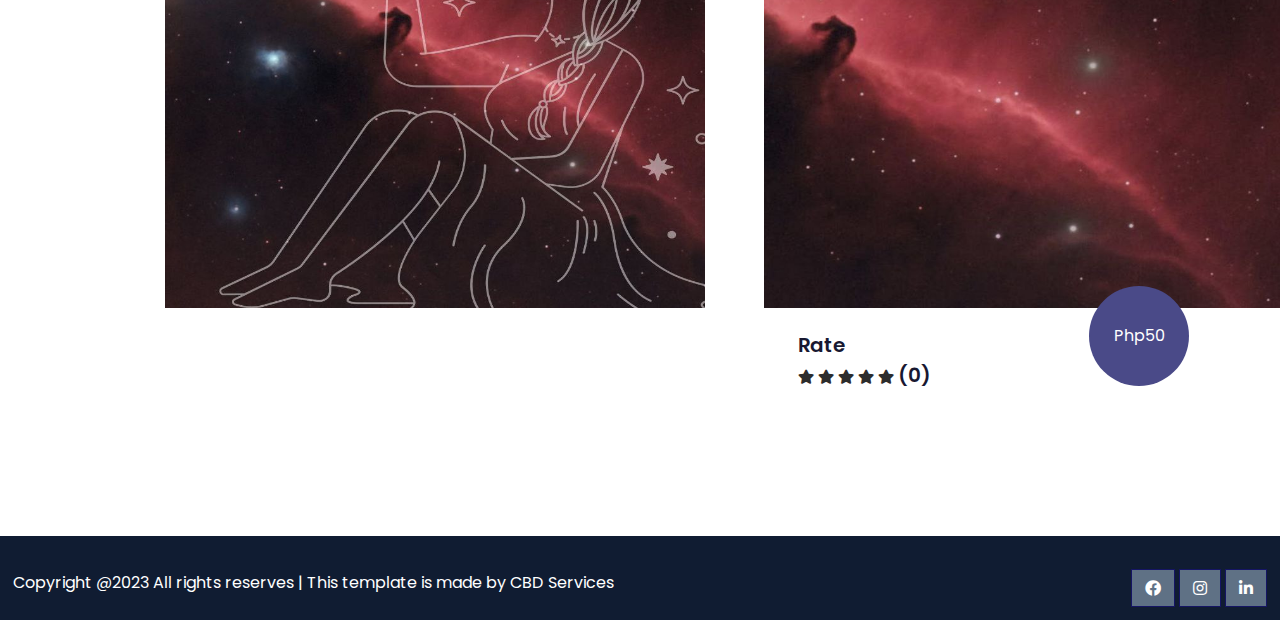
<file: fantasy.html>
<!DOCTYPE html>
<html lang="en">

<head>
    <meta charset="UTF-8">
    <link rel="shortcut icon" type="x-icon" href="images/logo2.png">
    <meta http=-equiv="X-UA-Compatible" content="IE=edge">
    <meta name="viewport" content="width=device-width, initial-scale=1.0">
    <title>Cover Book Design Services</title>

    <link rel="stylesheet" href="https://use.fontawesome.com/releases/v5.15.4/css/all.css" />

    <link rel="stylesheet" href="style.css">

    <script src="https://code.jquery.com/jquery-3.6.4.min.js"></script>

</head>

<body>

<!-- Navigation -->
<section>
<div class="button-arrow">
    <img id="back-btn" src="images/backicon.png" alt="">
    <h1>Fantasy Book Cover Designs For You</h1>
</div>
</section>

<!-- Products -->

<section id="product">
    <div class="product-box">
        <div class="products">
            <img src="images/f1f.jpg" alt="">
        </div>

        <div class="products">
            <img src="images/f1b.jpg" alt="">
            <div class="details">
                <span>Rate</span>
                <div class="star">
                    <i class="fas fa-star"></i>
                    <i class="fas fa-star"></i>
                    <i class="fas fa-star"></i>
                    <i class="fas fa-star"></i>
                    <i class="fas fa-star"></i>
                    <span>(0)</span>
                </div>
            </div>
            <div class="cost">
                Php50
            </div>
        </div>

        <div class="products">
            <img src="images/f2f.jpg" alt="">
        </div>

        <div class="products">
            <img src="images/f2b.jpg" alt="">
            <div class="details">
                <span>Rate</span>
                <div class="star">
                    <i class="fas fa-star"></i>
                    <i class="fas fa-star"></i>
                    <i class="fas fa-star"></i>
                    <i class="fas fa-star"></i>
                    <i class="fas fa-star"></i>
                    <span>(0)</span>
                </div>
            </div>
            <div class="cost">
                Php50
            </div>
        </div>
    </div>
</section>

<!-- copyright section -->

<footer>
    <div class="copyright">
        <p>Copyright @2023 All rights reserves | This template is made by CBD Services</p>
        <div class="pro-links">
            <i class="fab fa-facebook"></i> 
            <i class="fab fa-instagram"></i>
            <i class="fab fa-linkedin-in"></i>
        </div>
    </div>
</footer>

<script>
    $(document).ready(function(){
        $('#back-btn').click(function(){
            window.history.back();
        });
    });
</script>
 
</body>
</html>
</file>
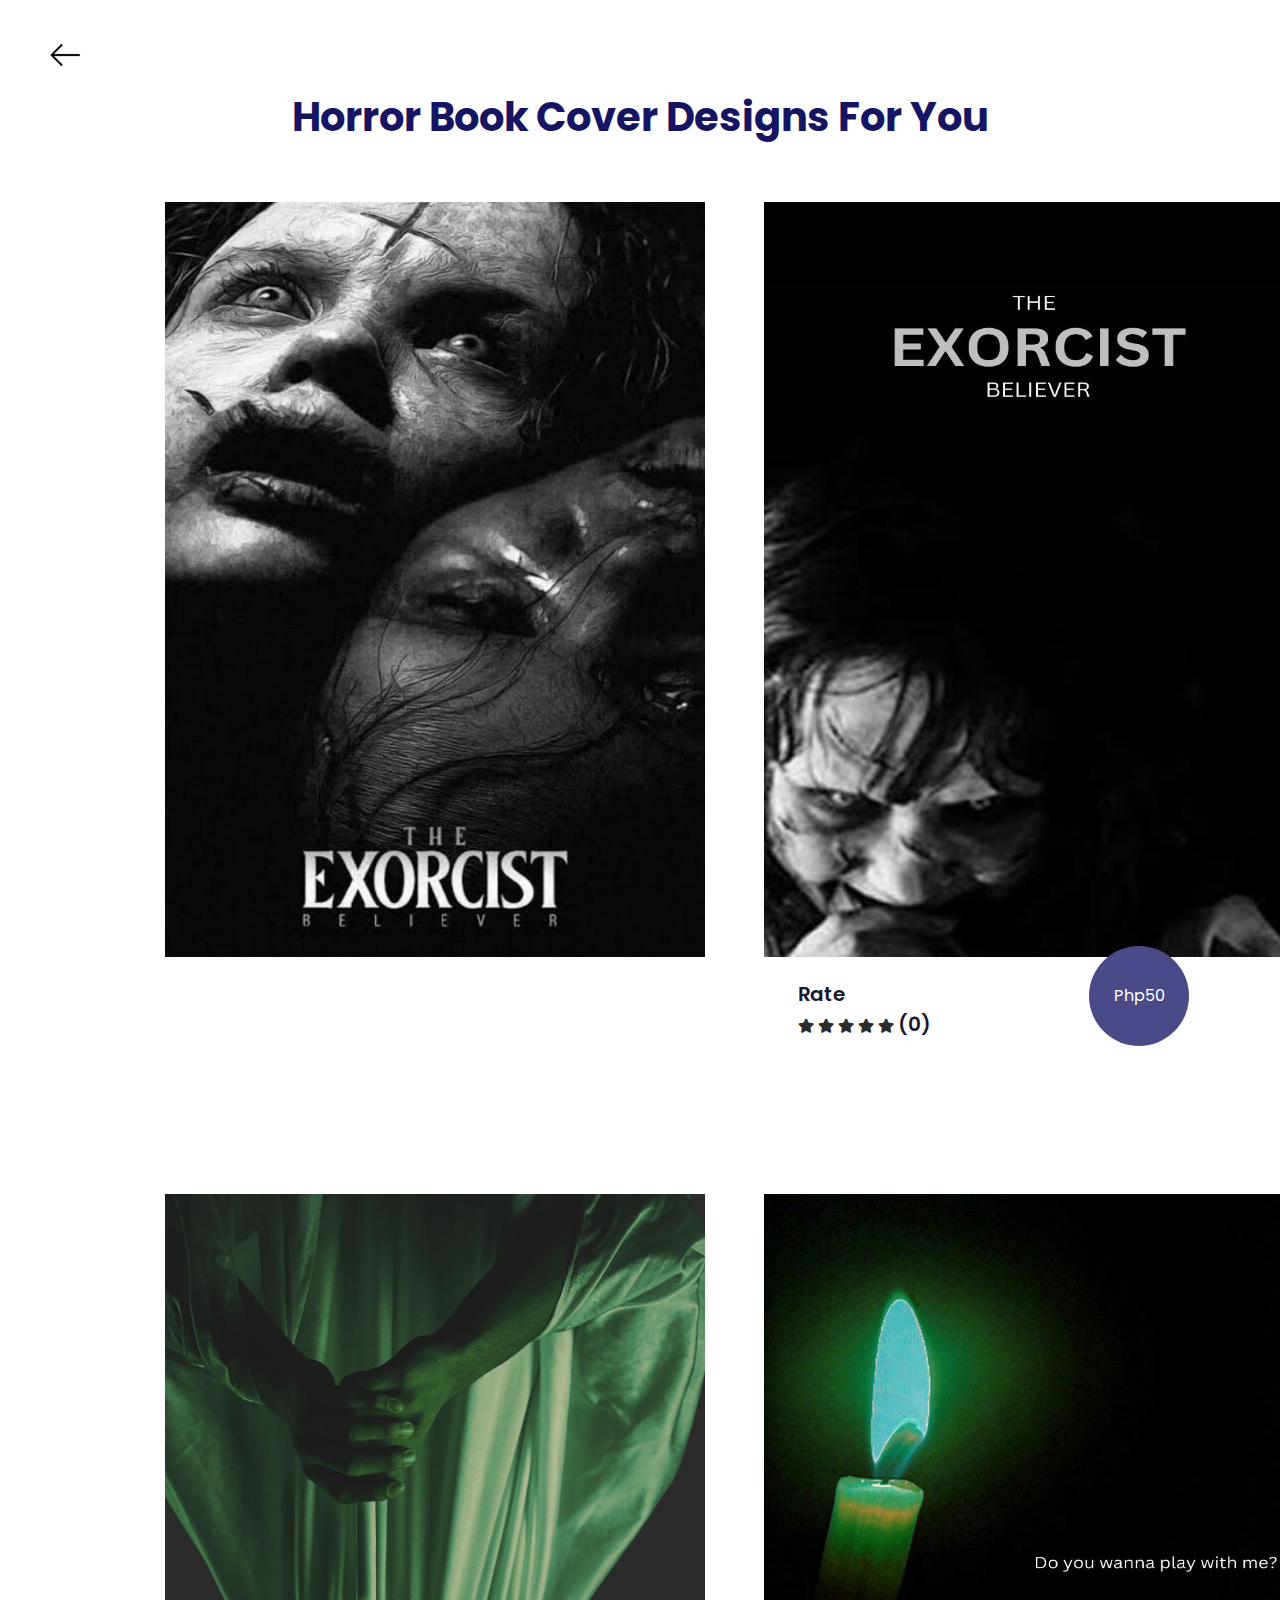
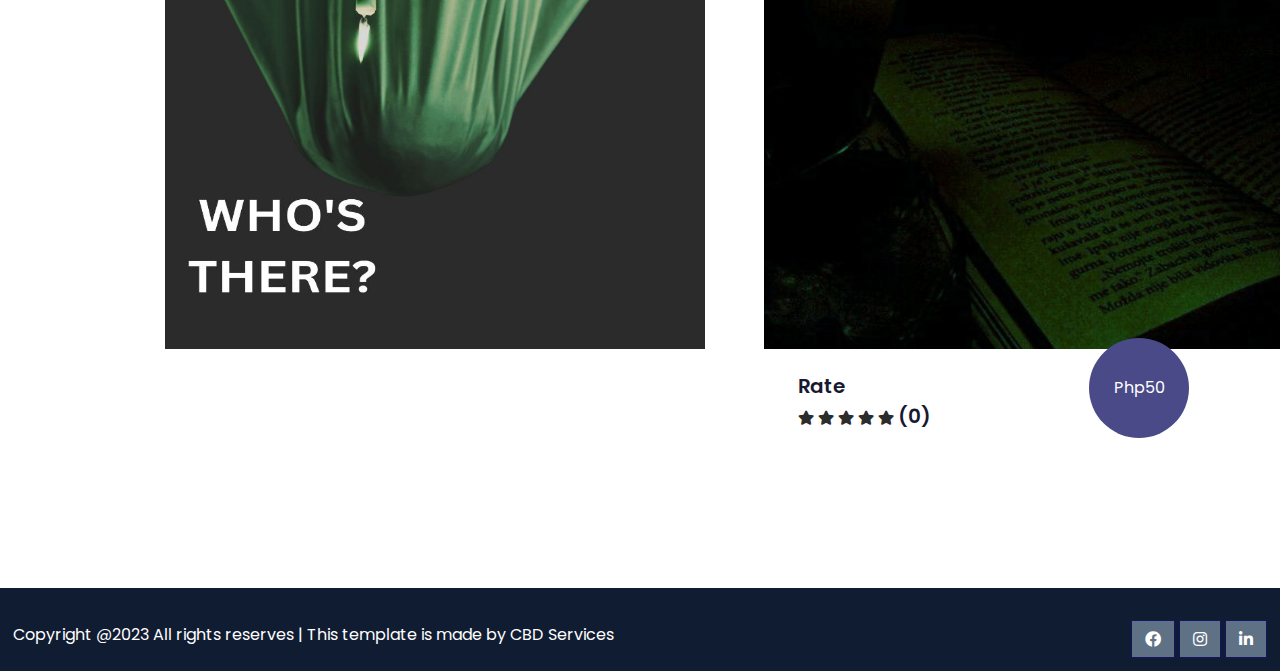
<file: horror.html>
<!DOCTYPE html>
<html lang="en">

<head>
    <meta charset="UTF-8">
    <link rel="shortcut icon" type="x-icon" href="images/logo2.png">
    <meta http=-equiv="X-UA-Compatible" content="IE=edge">
    <meta name="viewport" content="width=device-width, initial-scale=1.0">
    <title>Cover Book Design Services</title>

    <link rel="stylesheet" href="https://use.fontawesome.com/releases/v5.15.4/css/all.css" />

    <link rel="stylesheet" href="style.css">

    <script src="https://code.jquery.com/jquery-3.6.4.min.js"></script>

</head>

<body>

<!-- Navigation -->
<section>
<div class="button-arrow">
    <img id="back-btn" src="images/backicon.png" alt="">
    <h1>Horror Book Cover Designs For You</h1>
</div>
</section>

<!-- Products -->

<section id="product">
    <div class="product-box">
        <div class="products">
            <img src="images/h1f.jpg" alt="">
        </div>

        <div class="products">
            <img src="images/h1b.jpg" alt="">
            <div class="details">
                <span>Rate</span>
                <div class="star">
                    <i class="fas fa-star"></i>
                    <i class="fas fa-star"></i>
                    <i class="fas fa-star"></i>
                    <i class="fas fa-star"></i>
                    <i class="fas fa-star"></i>
                    <span>(0)</span>
                </div>
            </div>
            <div class="cost">
                Php50
            </div>
        </div>

        <div class="products">
            <img src="images/h2f.jpg" alt="">
        </div>

        <div class="products">
            <img src="images/h2b.jpg" alt="">
            <div class="details">
                <span>Rate</span>
                <div class="star">
                    <i class="fas fa-star"></i>
                    <i class="fas fa-star"></i>
                    <i class="fas fa-star"></i>
                    <i class="fas fa-star"></i>
                    <i class="fas fa-star"></i>
                    <span>(0)</span>
                </div>
            </div>
            <div class="cost">
                Php50
            </div>
        </div>
    </div>
</section>

<!-- copyright section -->

<footer>
    <div class="copyright">
        <p>Copyright @2023 All rights reserves | This template is made by CBD Services</p>
        <div class="pro-links">
            <i class="fab fa-facebook"></i> 
            <i class="fab fa-instagram"></i>
            <i class="fab fa-linkedin-in"></i>
        </div>
    </div>
</footer>

<script>
    $(document).ready(function(){
        $('#back-btn').click(function(){
            window.history.back();
        });
    });
</script>
 
</body>
</html>
</file>
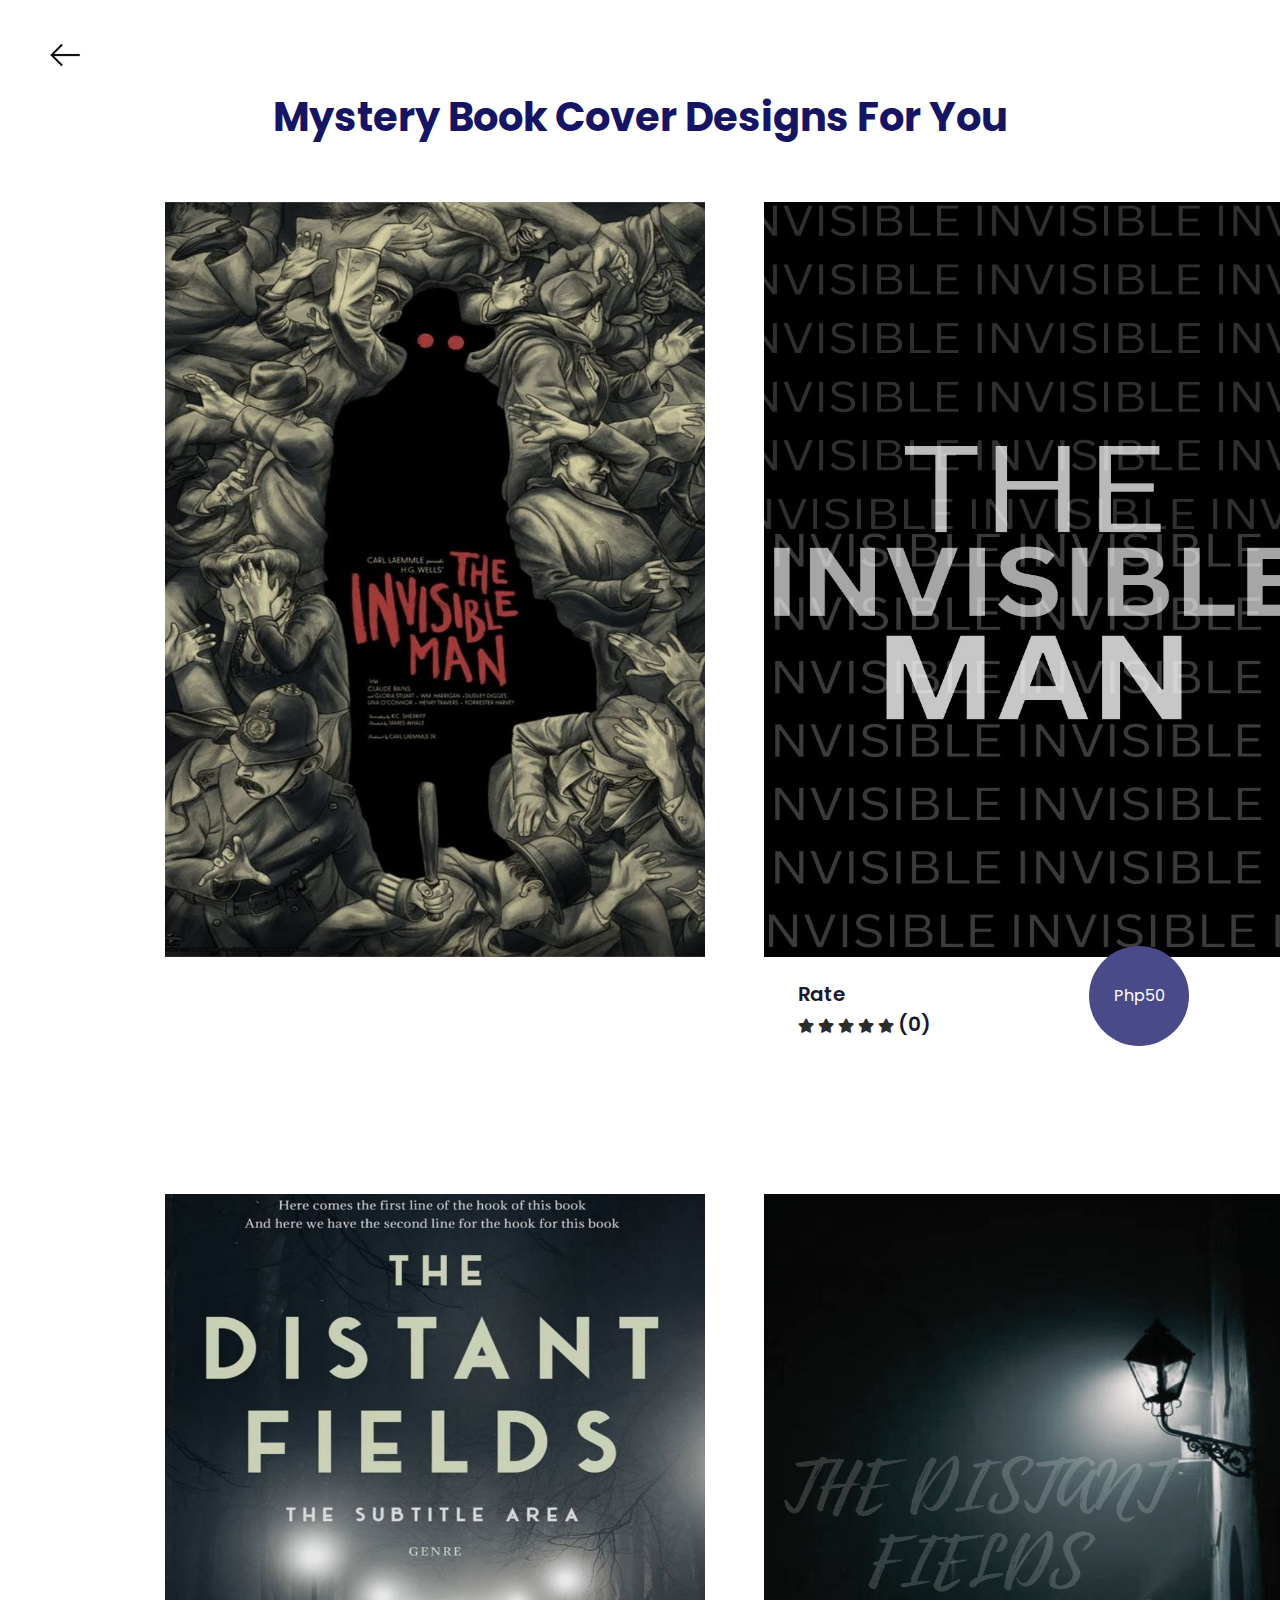
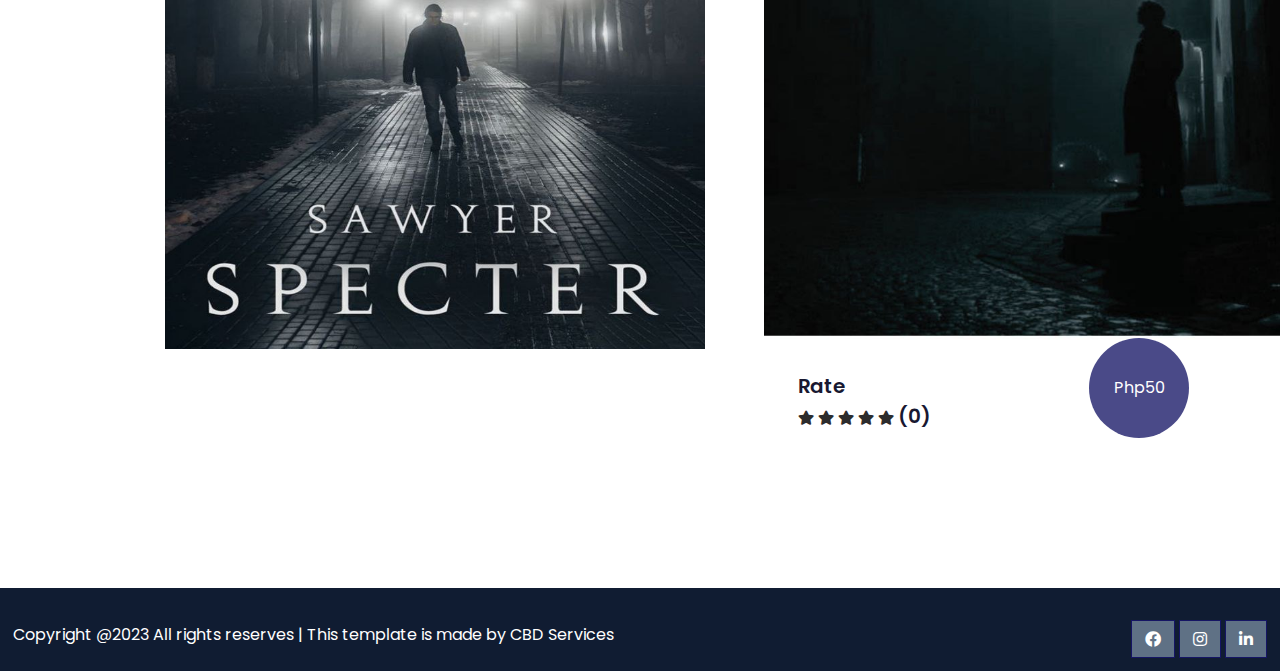
<file: mystery.html>
<!DOCTYPE html>
<html lang="en">

<head>
    <meta charset="UTF-8">
    <link rel="shortcut icon" type="x-icon" href="images/logo2.png">
    <meta http=-equiv="X-UA-Compatible" content="IE=edge">
    <meta name="viewport" content="width=device-width, initial-scale=1.0">
    <title>Cover Book Design Services</title>

    <link rel="stylesheet" href="https://use.fontawesome.com/releases/v5.15.4/css/all.css" />

    <link rel="stylesheet" href="style.css">

    <script src="https://code.jquery.com/jquery-3.6.4.min.js"></script>

</head>

<body>

<!-- Navigation -->
<section>
<div class="button-arrow">
    <img id="back-btn" src="images/backicon.png" alt="">
    <h1>Mystery Book Cover Designs For You</h1>
</div>
</section>

<!-- Products -->

<section id="product">
    <div class="product-box">
        <div class="products">
            <img src="images/m1f.jpg" alt="">
        </div>

        <div class="products">
            <img src="images/m1b.jpg" alt="">
            <div class="details">
                <span>Rate</span>
                <div class="star">
                    <i class="fas fa-star"></i>
                    <i class="fas fa-star"></i>
                    <i class="fas fa-star"></i>
                    <i class="fas fa-star"></i>
                    <i class="fas fa-star"></i>
                    <span>(0)</span>
                </div>
            </div>
            <div class="cost">
                Php50
            </div>
        </div>

        <div class="products">
            <img src="images/m2f.jpg" alt="">
        </div>

        <div class="products">
            <img src="images/m2b.jpg" alt="">
            <div class="details">
                <span>Rate</span>
                <div class="star">
                    <i class="fas fa-star"></i>
                    <i class="fas fa-star"></i>
                    <i class="fas fa-star"></i>
                    <i class="fas fa-star"></i>
                    <i class="fas fa-star"></i>
                    <span>(0)</span>
                </div>
            </div>
            <div class="cost">
                Php50
            </div>
        </div>
    </div>
</section>

<!-- copyright section -->

<footer>
    <div class="copyright">
        <p>Copyright @2023 All rights reserves | This template is made by CBD Services</p>
        <div class="pro-links">
            <i class="fab fa-facebook"></i> 
            <i class="fab fa-instagram"></i>
            <i class="fab fa-linkedin-in"></i>
        </div>
    </div>
</footer>

<script>
    $(document).ready(function(){
        $('#back-btn').click(function(){
            window.history.back();
        });
    });
</script>
 
</body>
</html>
</file>
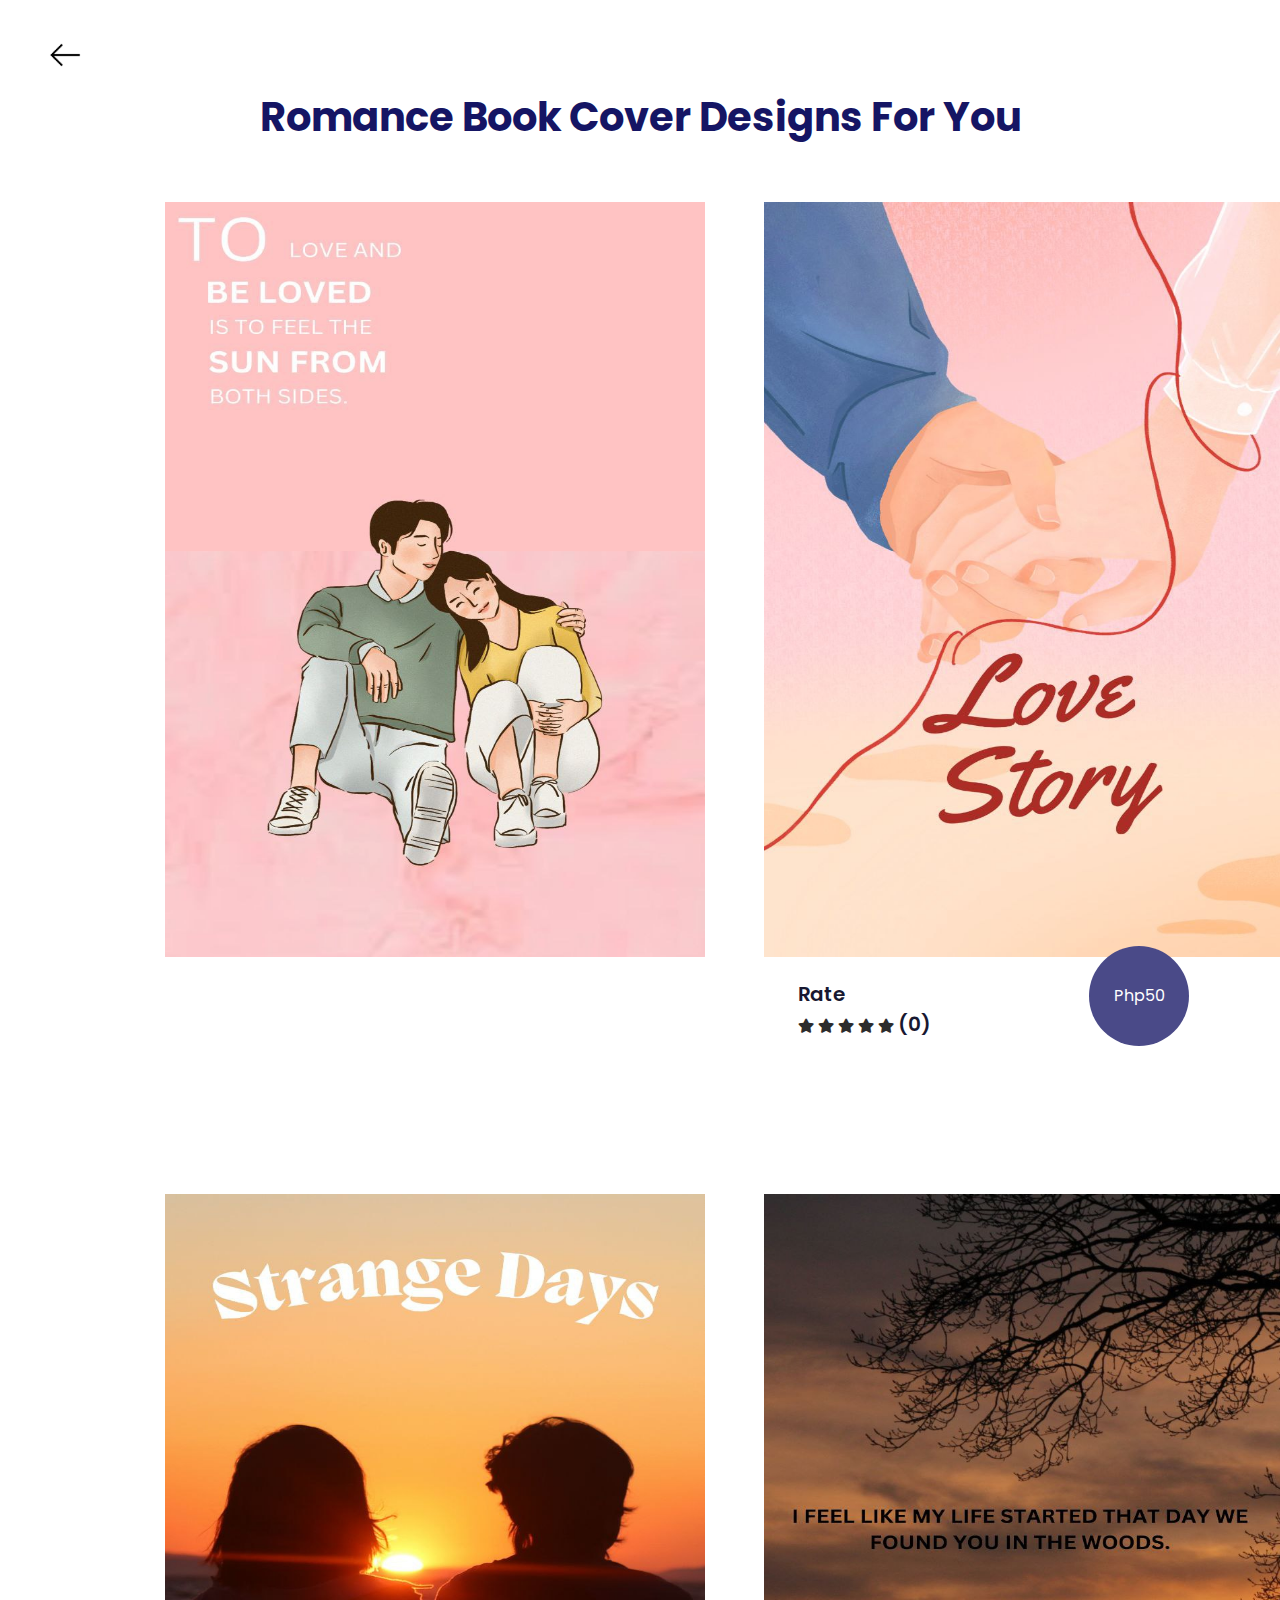
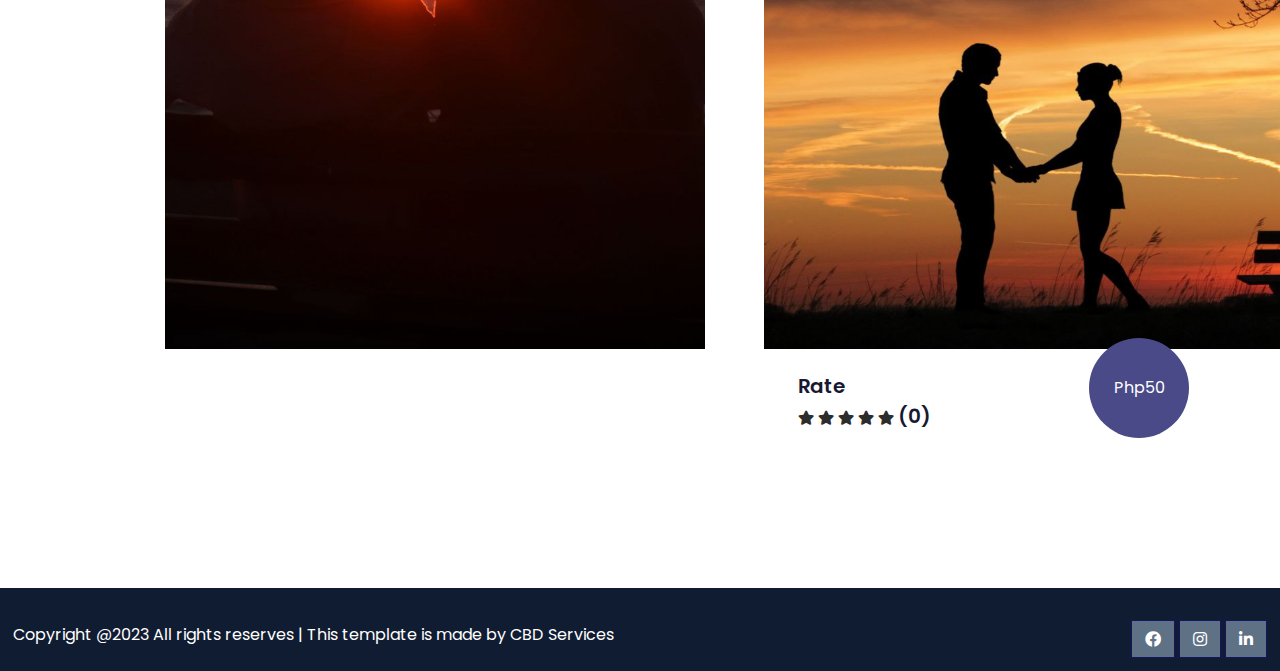
<file: romance.html>
<!DOCTYPE html>
<html lang="en">

<head>
    <meta charset="UTF-8">
    <link rel="shortcut icon" type="x-icon" href="images/logo2.png">
    <meta http=-equiv="X-UA-Compatible" content="IE=edge">
    <meta name="viewport" content="width=device-width, initial-scale=1.0">
    <title>Cover Book Design Services</title>

    <link rel="stylesheet" href="https://use.fontawesome.com/releases/v5.15.4/css/all.css" />

    <link rel="stylesheet" href="style.css">

    <script src="https://code.jquery.com/jquery-3.6.4.min.js"></script>

</head>

<body>

<!-- Navigation -->
<section>
<div class="button-arrow">
    <img id="back-btn" src="images/backicon.png" alt="">
    <h1>Romance Book Cover Designs For You</h1>
</div>
</section>

<!-- Products -->

<section id="product">
    <div class="product-box">
        <div class="products">
            <img src="images/r1f.jpg" alt="">
        </div>

        <div class="products">
            <img src="images/r1b.jpg" alt="">
            <div class="details">
                <span>Rate</span>
                <div class="star">
                    <i class="fas fa-star"></i>
                    <i class="fas fa-star"></i>
                    <i class="fas fa-star"></i>
                    <i class="fas fa-star"></i>
                    <i class="fas fa-star"></i>
                    <span>(0)</span>
                </div>
            </div>
            <div class="cost">
                Php50
            </div>
        </div>

        <div class="products">
            <img src="images/r2f.jpg" alt="">
        </div>

        <div class="products">
            <img src="images/r2b.jpg" alt="">
            <div class="details">
                <span>Rate</span>
                <div class="star">
                    <i class="fas fa-star"></i>
                    <i class="fas fa-star"></i>
                    <i class="fas fa-star"></i>
                    <i class="fas fa-star"></i>
                    <i class="fas fa-star"></i>
                    <span>(0)</span>
                </div>
            </div>
            <div class="cost">
                Php50
            </div>
        </div>
    </div>
</section>

<!-- copyright section -->

<footer>
    <div class="copyright">
        <p>Copyright @2023 All rights reserves | This template is made by CBD Services</p>
        <div class="pro-links">
            <i class="fab fa-facebook"></i> 
            <i class="fab fa-instagram"></i>
            <i class="fab fa-linkedin-in"></i>
        </div>
    </div>
</footer>

<script>
    $(document).ready(function(){
        $('#back-btn').click(function(){
            window.history.back();
        });
    });
</script>
 
</body>
</html>
</file>
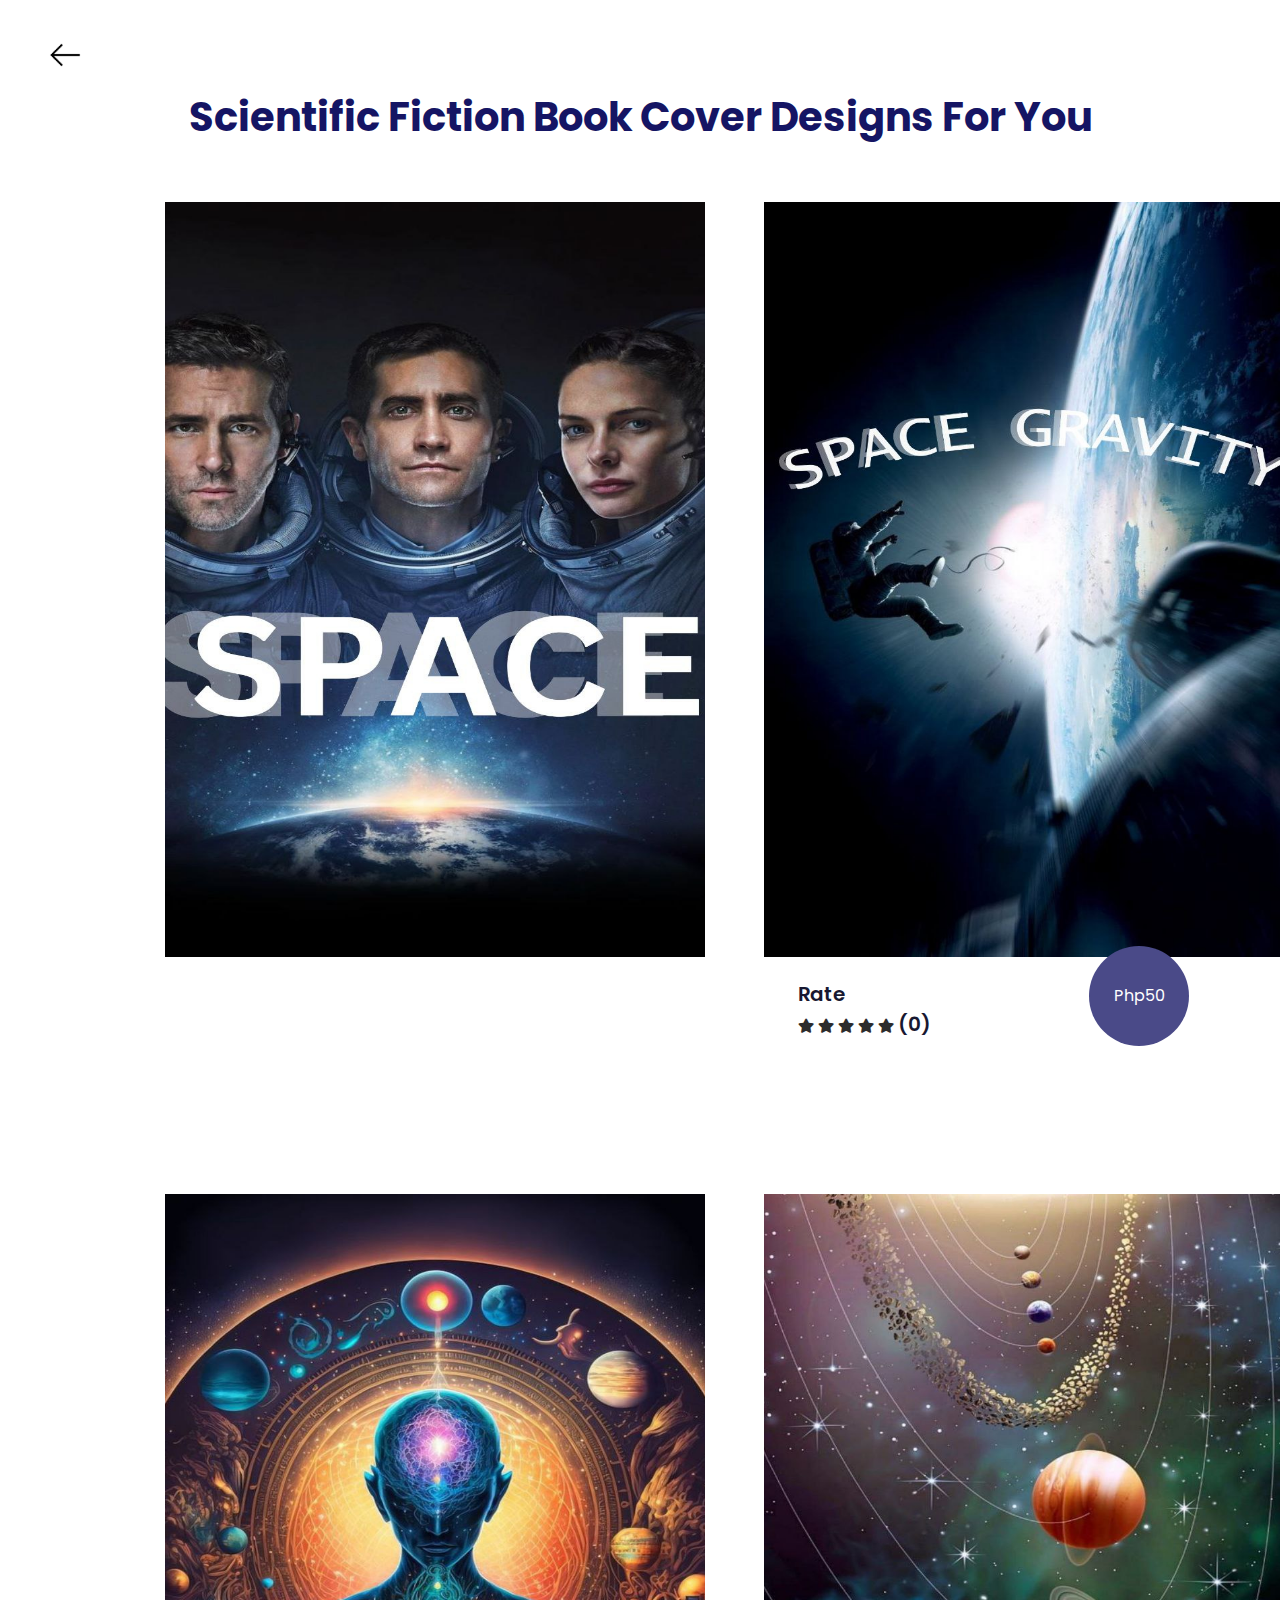
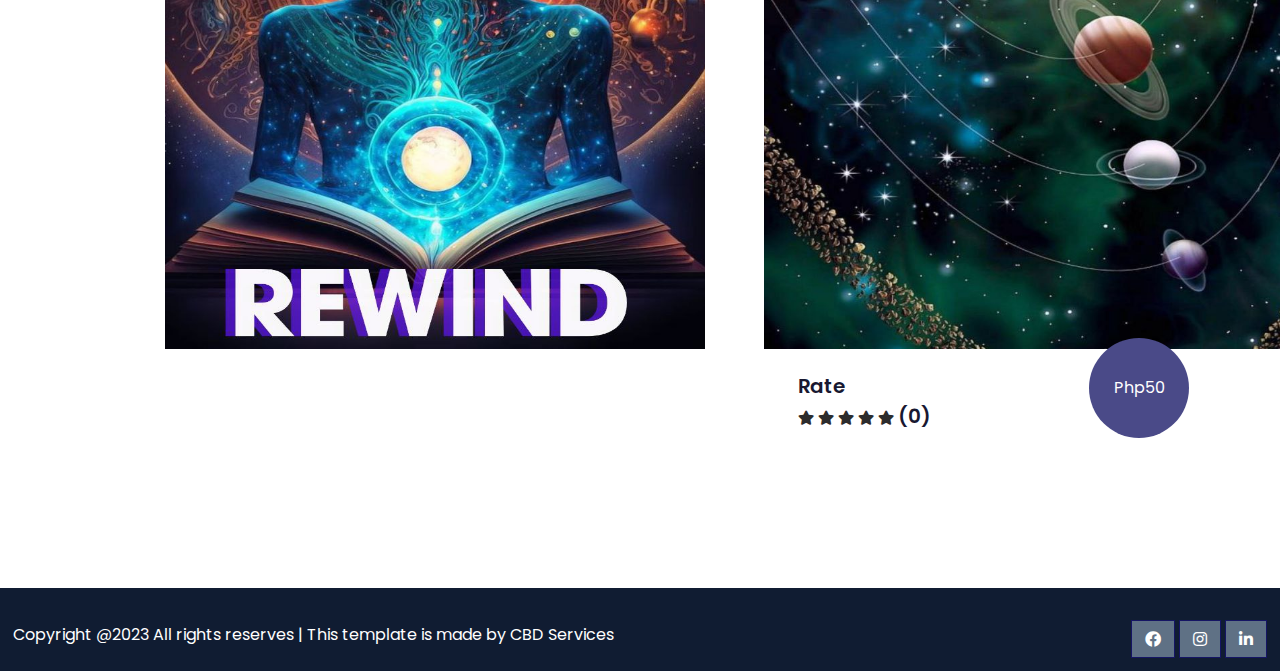
<file: sciencefic.html>
<!DOCTYPE html>
<html lang="en">

<head>
    <meta charset="UTF-8">
    <link rel="shortcut icon" type="x-icon" href="images/logo2.png">
    <meta http=-equiv="X-UA-Compatible" content="IE=edge">
    <meta name="viewport" content="width=device-width, initial-scale=1.0">
    <title>Cover Book Design Services</title>

    <link rel="stylesheet" href="https://use.fontawesome.com/releases/v5.15.4/css/all.css" />

    <link rel="stylesheet" href="style.css">

    <script src="https://code.jquery.com/jquery-3.6.4.min.js"></script>

</head>

<body>

<!-- Navigation -->
<section>
<div class="button-arrow">
    <img id="back-btn" src="images/backicon.png" alt="">
    <h1>Scientific Fiction Book Cover Designs For You</h1>
</div>
</section>

<!-- Products -->

<section id="product">
    <div class="product-box">
        <div class="products">
            <img src="images/sc1f.jpg" alt="">
        </div>

        <div class="products">
            <img src="images/sc1b.jpg" alt="">
            <div class="details">
                <span>Rate</span>
                <div class="star">
                    <i class="fas fa-star"></i>
                    <i class="fas fa-star"></i>
                    <i class="fas fa-star"></i>
                    <i class="fas fa-star"></i>
                    <i class="fas fa-star"></i>
                    <span>(0)</span>
                </div>
            </div>
            <div class="cost">
                Php50
            </div>
        </div>

        <div class="products">
            <img src="images/sc2f.jpg" alt="">
        </div>

        <div class="products">
            <img src="images/sc2b.jpg" alt="">
            <div class="details">
                <span>Rate</span>
                <div class="star">
                    <i class="fas fa-star"></i>
                    <i class="fas fa-star"></i>
                    <i class="fas fa-star"></i>
                    <i class="fas fa-star"></i>
                    <i class="fas fa-star"></i>
                    <span>(0)</span>
                </div>
            </div>
            <div class="cost">
                Php50
            </div>
        </div>
    </div>
</section>

<!-- copyright section -->

<footer>
    <div class="copyright">
        <p>Copyright @2023 All rights reserves | This template is made by CBD Services</p>
        <div class="pro-links">
            <i class="fab fa-facebook"></i> 
            <i class="fab fa-instagram"></i>
            <i class="fab fa-linkedin-in"></i>
        </div>
    </div>
</footer>

<script>
    $(document).ready(function(){
        $('#back-btn').click(function(){
            window.history.back();
        });
    });
</script>
 
</body>
</html>
</file>
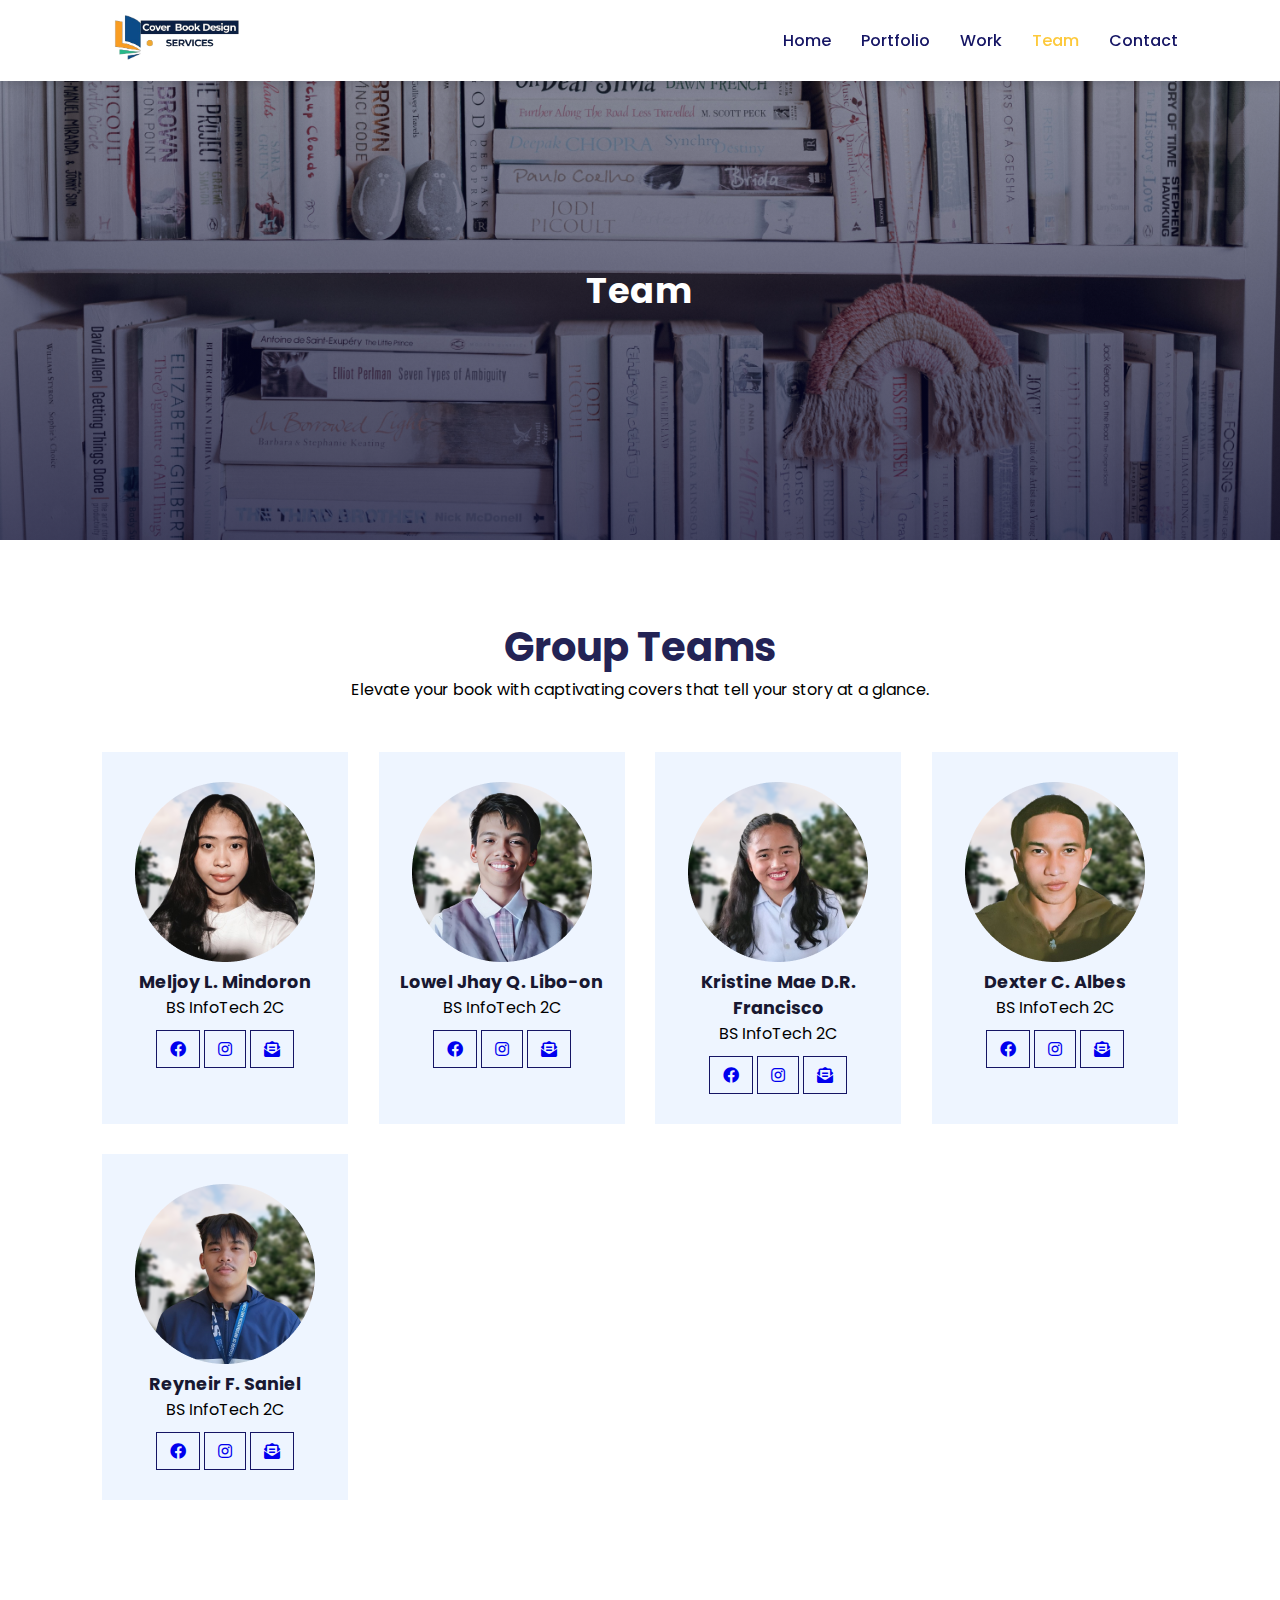
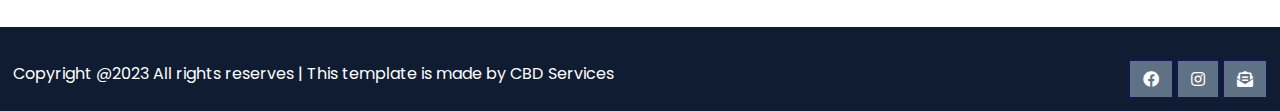
<file: team.html>
<!DOCTYPE html>
<html lang="en">

<head>
    <meta charset="UTF-8">
    <link rel="shortcut icon" type="x-icon" href="images/logo2.png">
    <meta http=-equiv="X-UA-Compatible" content="IE=edge">
    <meta name="viewport" content="width=device-width, initial-scale=1.0">
    <title>Cover Book Design Services</title>

    <link rel="stylesheet" href="https://use.fontawesome.com/releases/v5.15.4/css/all.css" />

    <link rel="stylesheet" href="style.css">

    <script src="https://code.jquery.com/jquery-3.7.1.min.js" integrity="sha256-/JqT3SQfawRcv/BIHPThkBvs0OEvtFFmqPF/lYI/Cxo=" crossorigin="anonymous"></script>

</head>

<body oncontextmenu="return false;">

    <!-- Navigation -->
    <nav>
        <img src="images/logo.png" alt="">
        <div class="navigation">
            <ul>
                <i id="menu-close" class="fas fa-times"></i>
                <li><a href="index.html">Home</a></li>
                <li><a href="about.html">Portfolio</a></li>
                <li><a href="work.html">Work</a></li>
                <li><a class="active" href="team.html">Team</a></li>
                <li><a href="contact.html">Contact</a></li>
            </ul>
            <img id="menu-btn" src="images/menu.png" alt="">
        </div>
    </nav>

    <section id="about-home">
        <h2>Team</h2>
        
    </section>

    <!-- Profiles -->

    <section id="teams">
        <h1>Group Teams</h1>
        <p>Elevate your book with captivating covers that tell your story at a glance.</p>
        <div class="team-box">

            <div class="profile">
                <img src="images/pro1.png" alt="">
                <h6>Meljoy L. Mindoron</h6>
                <p>BS InfoTech 2C</p>
                <div class="pro-links">
                    <a href="https://www.facebook.com/profile.php?id=100089039123799&mibextid=ZbWKwL"><i class="fab fa-facebook"></i></a>
                    <a href="https://instagram.com/meljoyl.m?igshid=MmVlMjlkMTBhMg=="><i class="fab fa-instagram"></i></a>
                    <a href="mailto:mindoronlimeljoy@gmail.com"><i class="fa fa-envelope-open-text get"></i></a>
                </div>
            </div>

            <div class="profile">
                <img src="images/pro2.png" alt="">
                <h6>Lowel Jhay Q. Libo-on</h6>
                <p>BS InfoTech 2C</p>
                <div class="pro-links">
                    <a href="https://www.facebook.com/loweljhay.q.liboon?mibextid=ZbWKwL"><i class="fab fa-facebook"></i></a>
                    <a href="https://instagram.com/meljoyl.m?igshid=MmVlMjlkMTBhMg=="><i class="fab fa-instagram"></i></a>
                    <a href="mailto:loweljhayqliboon@gmail.com"><i class="fa fa-envelope-open-text get"></i></a>
                </div>
            </div>

            <div class="profile">
                <img src="images/pro3.png" alt="">
                <h6>Kristine Mae D.R. Francisco</h6>
                <p>BS InfoTech 2C</p>
                <div class="pro-links">
                    <a href="https://www.facebook.com/kristinemae.francisco.562"><i class="fab fa-facebook"></i></a>
                    <a href="https://instagram.com/kristinemae.francisco.562?utm_source=qr&igshid=MThlNWY1MzQwNA=="><i class="fab fa-instagram"></i></a>
                    <a href="mailto:franciscokristinemae24@gmail.com"><i class="fa fa-envelope-open-text get"></i></a>
                </div>
            </div>

            <div class="profile">
                <img src="images/pro4.png" alt="">
                <h6>Dexter C. Albes</h6>
                <p>BS InfoTech 2C</p>
                <div class="pro-links">
                    <a href="https://www.facebook.com/Mountaindew17?mibextid=ZbWKwL"><i class="fab fa-facebook"></i></a>
                    <a href="https://instagram.com/dexteralbes05?igshid=MTNiYzNiMzkwZA=="><i class="fab fa-instagram"></i></a>
                    <a href="mailto:dexteralbes05@gmail.com"><i class="fa fa-envelope-open-text get"></i></a>
                </div>
            </div>

            <div class="profile">
                <img src="images/pro5.png" alt="">
                <h6>Reyneir F. Saniel</h6>
                <p>BS InfoTech 2C</p>
                <div class="pro-links">
                    <a href="https://www.facebook.com/lightroom.edition.7?mibextid=ZbWKwL"><i class="fab fa-facebook"></i></a>
                    <a href="https://instagram.com/niko_ljkls?igshid=MzMyNGUyNmU2YQ=="><i class="fab fa-instagram"></i></a>
                    <a href="mailto:reyneirsaniel1515@gmail.com"><i class="fa fa-envelope-open-text get"></i></a>
                </div>
            </div>

        </div>
    </section>

    <!-- copyright section -->

    <footer>
        <div class="copyright">
            <p>Copyright @2023 All rights reserves | This template is made by CBD Services</p>
            <div class="pro-links">
                <a href="https://www.facebook.com/profile.php?id=61553930622159&mibextid=ZbWKwL"><i class="fab fa-facebook"></i></a>
                <a href="https://instagram.com/coverbookdesignservices?igshid=OGQ5ZDc2ODk2ZA=="><i class="fab fa-instagram"></i></a>
                <a href="mailto:cbd.services01@gmail.com"><i class="fa fa-envelope-open-text get"></i></a>
            </div>
        </div>
    </footer>

    <script>
        $('#menu-btn').click(function(){
            $('nav .navigation ul').addClass('active')
        });
        $('#menu-close').click(function(){
            $('nav .navigation ul').removeClass('active')
        });
    </script>

</body>

</html>
</file>
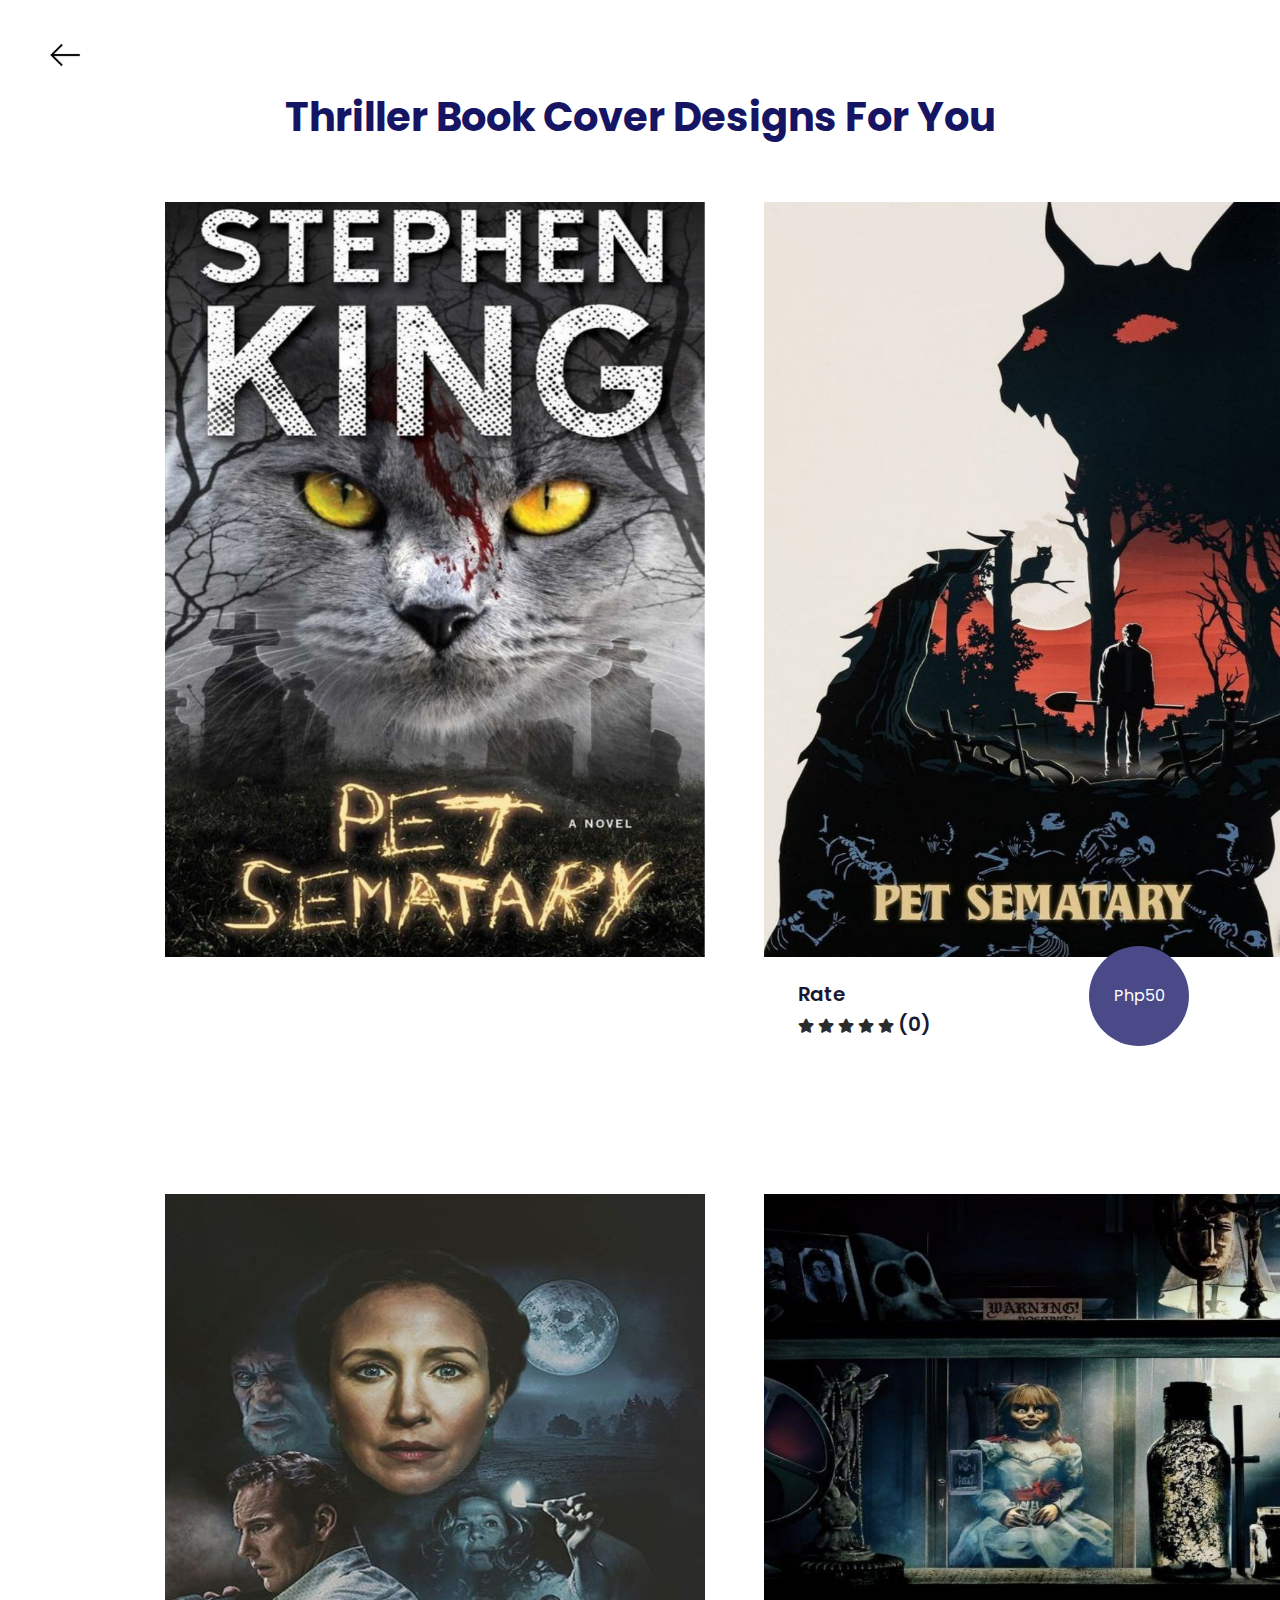
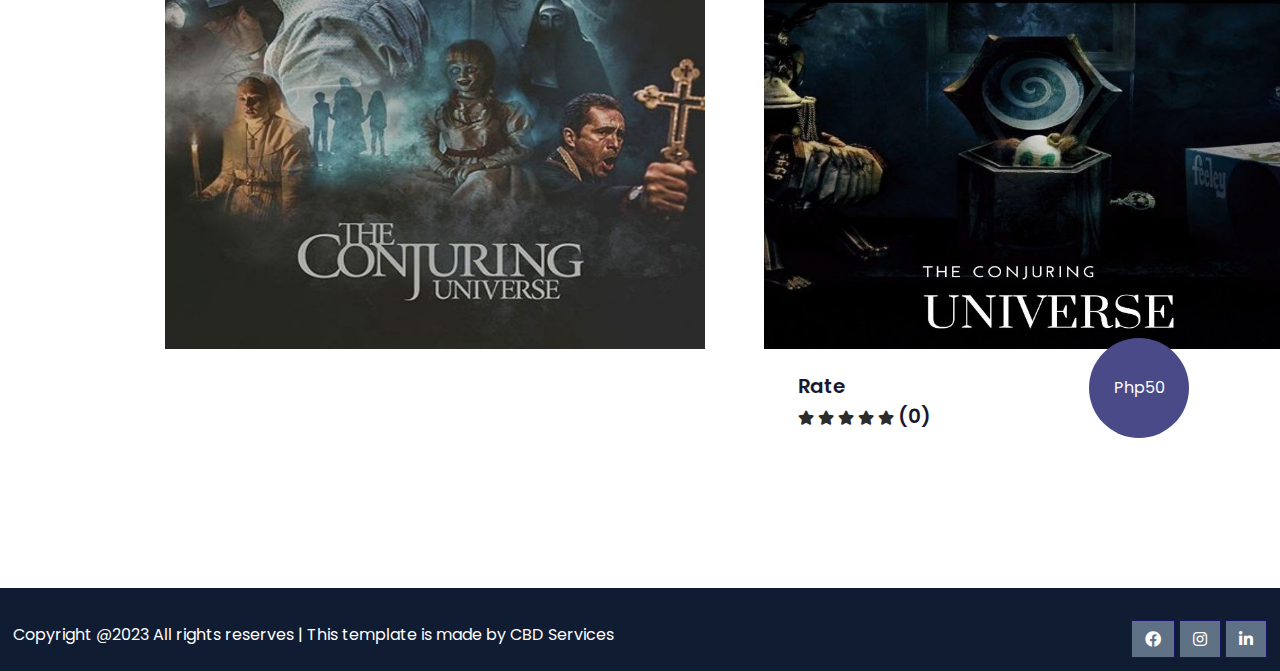
<file: thriller.html>
<!DOCTYPE html>
<html lang="en">

<head>
    <meta charset="UTF-8">
    <link rel="shortcut icon" type="x-icon" href="images/logo2.png">
    <meta http=-equiv="X-UA-Compatible" content="IE=edge">
    <meta name="viewport" content="width=device-width, initial-scale=1.0">
    <title>Cover Book Design Services</title>

    <link rel="stylesheet" href="https://use.fontawesome.com/releases/v5.15.4/css/all.css" />

    <link rel="stylesheet" href="style.css">

    <script src="https://code.jquery.com/jquery-3.6.4.min.js"></script>

</head>

<body>

<!-- Navigation -->
<section>
<div class="button-arrow">
    <img id="back-btn" src="images/backicon.png" alt="">
    <h1>Thriller Book Cover Designs For You</h1>
</div>
</section>

<!-- Products -->

<section id="product">
    <div class="product-box">
        <div class="products">
            <img src="images/t1f.jpg" alt="">
        </div>

        <div class="products">
            <img src="images/t1b.jpg" alt="">
            <div class="details">
                <span>Rate</span>
                <div class="star">
                    <i class="fas fa-star"></i>
                    <i class="fas fa-star"></i>
                    <i class="fas fa-star"></i>
                    <i class="fas fa-star"></i>
                    <i class="fas fa-star"></i>
                    <span>(0)</span>
                </div>
            </div>
            <div class="cost">
                Php50
            </div>
        </div>

        <div class="products">
            <img src="images/t2f.jpg" alt="">
        </div>

        <div class="products">
            <img src="images/t2b.jpg" alt="">
            <div class="details">
                <span>Rate</span>
                <div class="star">
                    <i class="fas fa-star"></i>
                    <i class="fas fa-star"></i>
                    <i class="fas fa-star"></i>
                    <i class="fas fa-star"></i>
                    <i class="fas fa-star"></i>
                    <span>(0)</span>
                </div>
            </div>
            <div class="cost">
                Php50
            </div>
        </div>
    </div>
</section>

<!-- copyright section -->

<footer>
    <div class="copyright">
        <p>Copyright @2023 All rights reserves | This template is made by CBD Services</p>
        <div class="pro-links">
            <i class="fab fa-facebook"></i> 
            <i class="fab fa-instagram"></i>
            <i class="fab fa-linkedin-in"></i>
        </div>
    </div>
</footer>

<script>
    $(document).ready(function(){
        $('#back-btn').click(function(){
            window.history.back();
        });
    });
</script>
 
</body>
</html>
</file>
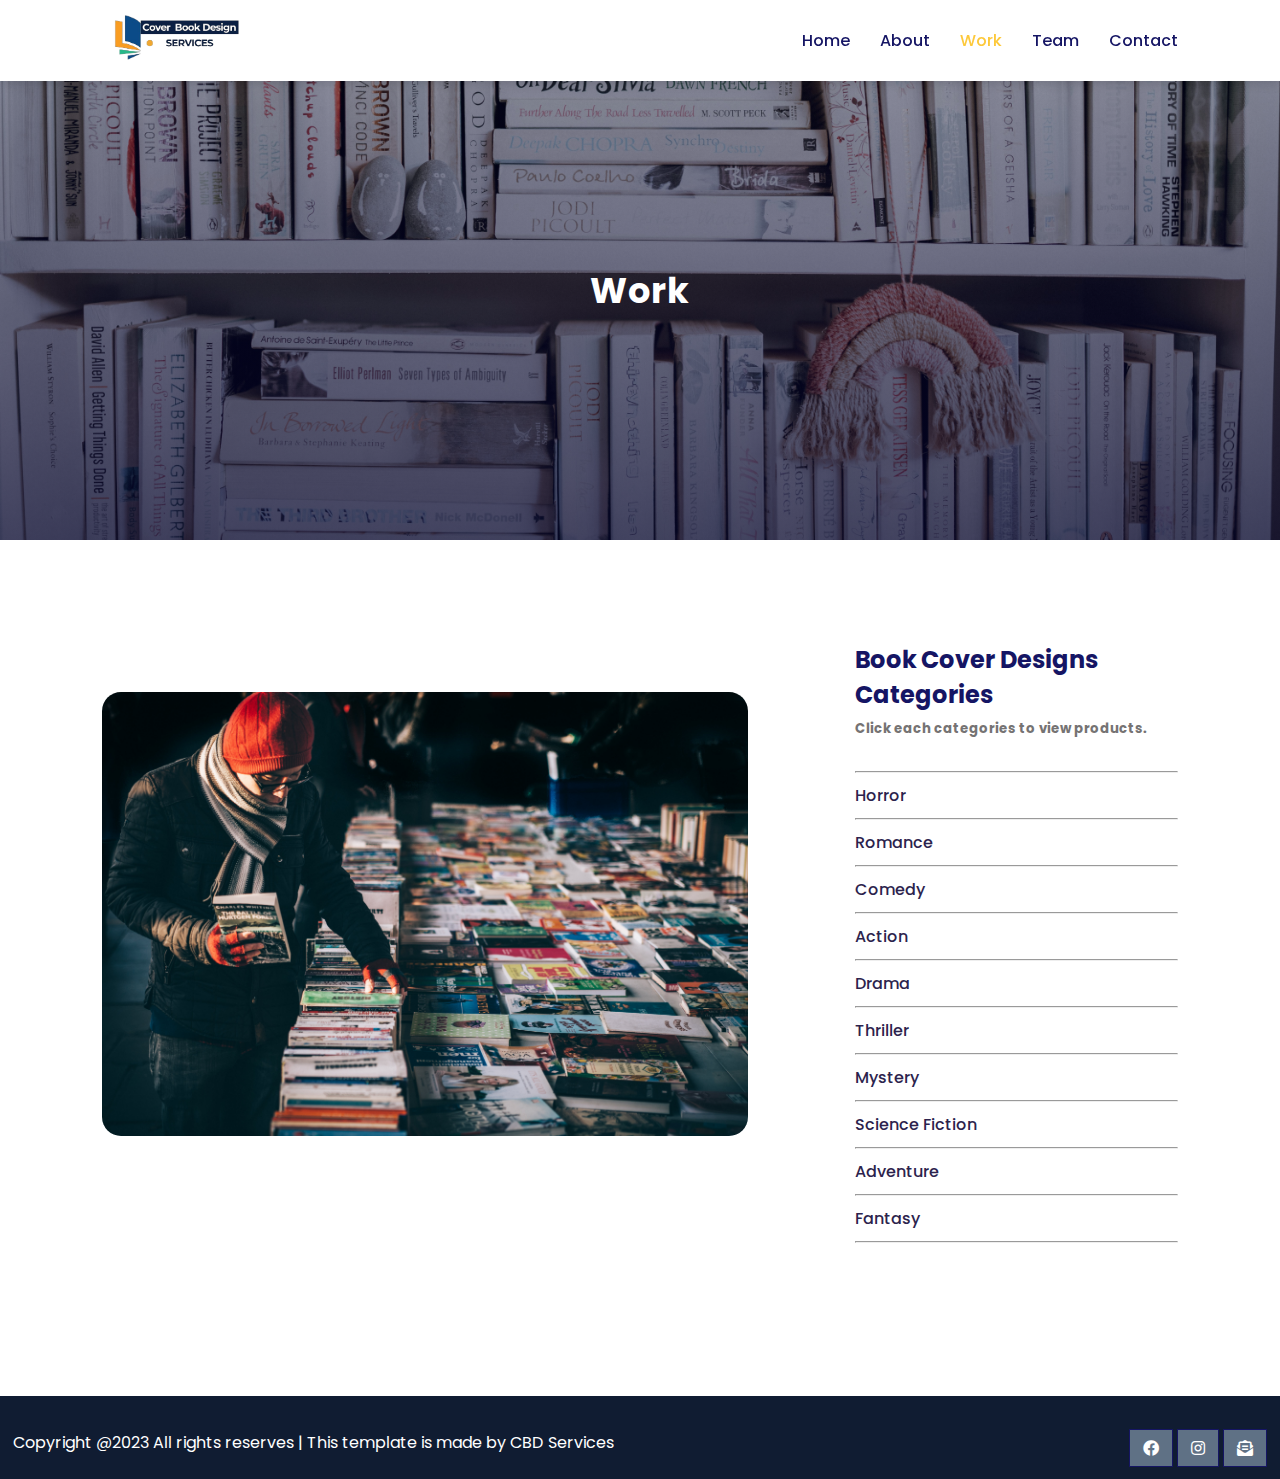
<file: work.html>
<!DOCTYPE html>
<html lang="en">

<head>
    <meta charset="UTF-8">
    <link rel="shortcut icon" type="x-icon" href="images/logo2.png">
    <meta http=-equiv="X-UA-Compatible" content="IE=edge">
    <meta name="viewport" content="width=device-width, initial-scale=1.0">
    <title>Cover Book Design Services</title>

    <link rel="stylesheet" href="https://use.fontawesome.com/releases/v5.15.4/css/all.css" />

    <link rel="stylesheet" href="style.css">

    <script src="https://code.jquery.com/jquery-3.7.1.min.js" integrity="sha256-/JqT3SQfawRcv/BIHPThkBvs0OEvtFFmqPF/lYI/Cxo=" crossorigin="anonymous"></script>

</head>

<body oncontextmenu="return false;">

    <!-- Navigation -->
    <nav>
        <img src="images/logo.png" alt="">
        <div class="navigation">
            <ul>
                <i id="menu-close" class="fas fa-times"></i>
                <li><a href="index.html">Home</a></li>
                <li><a href="about.html">About</a></li>
                <li><a class="active" href="work.html">Work</a></li>
                <li><a href="team.html">Team</a></li>
                <li><a href="contact.html">Contact</a></li>
            </ul>
            <img id="menu-btn" src="images/menu.png" alt="">
        </div>
    </nav>

    <!-- Home -->

    <section id="about-home">
        <h2>Work</h2>
        
    </section>

    <section id="work-container">
        <div class="works">
            <div class="post">
                <img src="images/b1.jpg" alt="">
            </div>
        </div>

        <div class="cate">
            <h2>Book Cover Designs Categories</h2>
            <h5>Click each categories to view products.</h5>
            <br>
            <hr>
            <a href="horror.html">Horror</a>
            <hr>
            <a href="romance.html">Romance</a>
            <hr>
            <a href="comedy.html">Comedy</a>
            <hr>
            <a href="action.html">Action</a>
            <hr>
            <a href="drama.html">Drama</a>
            <hr>
            <a href="thriller.html">Thriller</a>
            <hr>
            <a href="mystery.html">Mystery</a>
            <hr>
            <a href="sciencefic.html">Science Fiction</a>
            <hr>
            <a href="adventure.html">Adventure</a>
            <hr>
            <a href="fantasy.html">Fantasy</a>
            <hr>
        </div>
    </section>

    <!-- copyright section -->

    <footer>
        <div class="copyright">
            <p>Copyright @2023 All rights reserves | This template is made by CBD Services</p>
            <div class="pro-links">
                <a href="https://www.facebook.com/profile.php?id=61553930622159&mibextid=ZbWKwL"><i class="fab fa-facebook"></i></a>
                <a href="https://instagram.com/coverbookdesignservices?igshid=OGQ5ZDc2ODk2ZA=="><i class="fab fa-instagram"></i></a>
                <a href="mailto:cbd.services01@gmail.com"><i class="fa fa-envelope-open-text get"></i></a>
            </div>
        </div>
    </footer>

    <script>
        $('#menu-btn').click(function(){
            $('nav .navigation ul').addClass('active')
        });
        $('#menu-close').click(function(){
            $('nav .navigation ul').removeClass('active')
        });
    </script>


</body>

</html>
</file>
<file: style.css>
@import url('https://fonts.googleapis.com/css2?family=Poppins:wght@100;200;300;400;500;600;700;800;900&display=swap');
* {
    margin: 0;
    padding: 0;
    box-sizing: border-box;
}

body {
    font-family: 'Poppins', sans-serif;
}


/* Global Tags */

h1 {
    font-size: 2.5rem;
    font-weight: 700;
    color: rgb(35, 35, 85);
}

span {
    font-size: .9rem;
    color: #101c32;
    font-weight: 600;
}

h6 {
    font-size: 1.1rem;
    color: rgb(24, 24, 49);
}

/* Navigation */
nav {
    position: fixed;
    width: 100%;
    background-color: #fff;
    display: flex;
    flex-direction: row;
    justify-content: space-between;
    align-items: center;
    padding: 1vw 8vw;
    box-shadow: 2px 2px 10px rgba(0, 0, 0, 0.15);
    z-index: 999;
}

nav img {
    width: 150px;
    cursor: pointer;
}

nav .navigation {
    display: flex;
}

#menu-btn {
    width: 30px;
    height: 30px;
    display: none;
}

#menu-close {
    display: none;
}

nav .navigation ul {
    display: flex;
    justify-content: flex-end;
    align-items: center;
}

nav .navigation ul li {
    list-style: none;
    margin-left: 30px;
}

nav .navigation ul li a {
    text-decoration: none;
    color: rgb(21, 21, 100);
    font-size: 16px;
    font-weight: 500;
    transition: 0.3s ease;
}
nav .navigation ul li a.active,
nav .navigation ul li a:hover {
    color: #fdc93b;
}

/* Home */

#home {
    background-image: linear-gradient(rgba(9, 5, 54, 0.3),rgba(5, 4, 46, 0.7)), url("images/background.jpg");
    width: 100%;
    height: 100vh;
    background-size: cover;
    background-position: center;
    display: flex;
    flex-direction: column;
    justify-content: center;
    align-items: center;
    text-align: center;
    padding-top: 40px;
}

#home h2 {
    color: #fff;
    font-size: 2.2rem;
    letter-spacing: 1px;
}

#home p {
    width: 50%;
    color: #fff;
    font-size: 0.9rem;
    line-height: 25px;
}

#home .btn {
    margin-top: 30px;
}

#home a {
    text-decoration: none;
    font-size: 0.9rem;
    padding: 13px 35px;
    background-color: #fff;
    font-weight: 600;
    border-radius: 5px;
}

#home a.blue {
    color: #fff;
    background: rgba(21, 21, 100);
    transition: 0.3s ease;
}

#home a.blue:hover {
    color: rgba(21, 21, 100);
    background: #fff;
}

#home a.yellow {
    color: #fff;
    background: #fdc93b;
    transition: 0.3s ease;
}

#home a.yellow:hover {
    color: rgba(21, 21, 100);
    background: #fff;
}

/* Highlights */


#highlights {
    padding: 5vw 8vw 8vw 8vw;
    text-align: center;
}

#highlights .fea-base {
    display: grid;
    grid-template-columns: repeat(auto-fit, minmax(320px, 1fr));
    grid-gap: 1rem;
    margin-top: 50px;
}

#highlights .fea-box {
    background: #f9f9ff;
    text-align: start;
}

#highlights .fea-box i {
    font-size: 2.3rem;
    color: rgb(44, 44, 80)
}

#highlights .fea-box h3 {
    font-size: 1.2rem;
    font-weight: 600;
    color: rgb(46, 46, 59);
    padding: 13px 0 7px 0;
}

#highlights .fea-box p {
    font-size: 1rem;
    font-weight: 400;
    color: rgb(70, 70, 87);
}

/* Genres */

#genre {
    text-align: center;
    padding: 5px 15px 0 15px;
}

#genre .genres-box {
    display: grid;
    grid-template-columns: repeat(auto-fit, minmax(220px, 1fr));
    grid-gap: 1rem;
    margin-top: 50px;
}

#genre .genres {
    text-align: start;
    background: #f9f9ff;
    height: 100%;
    position: relative;
}

#genre .genres img {
    width: 100%;
    height: 80%;
    background-size: cover;
    background-position: center;
}

#genre .genres .details {
    padding: 15px 15px 0 15px;
}

/* footer */

footer {
    padding: 1vw;
    margin-top: 50px;
    background-color: #101c32;
}

footer .copyright {
    margin-top: 10px;
    display: flex;
    justify-content: space-between;
    align-items: center;
    width: 100%;
    flex-wrap: wrap;
}

footer .copyright p {
    color: #fff;
}

footer .copyright .pro-links {
    margin-top: 10px;
}

footer .copyright .pro-links i {
    background-color: #5f7185;
    color: #fff;
}

footer .copyright .pro-links i:hover {
    background-color: #87c3fe;
    color: #2c2c2c;
}

/* About */

#about-home {
    background-image: linear-gradient(rgba(9, 5, 54, 0.3),rgba(5, 4, 46, 0.7)), url("images/back1.jpg");
    width: 100%;
    height: 60vh;
    background-size: cover;
    background-position: center;
    display: flex;
    flex-direction: column;
    justify-content: center;
    align-items: center;
    text-align: center;
    padding-top: 40px;
}

#about-home h2 {
    color: #fff;
    font-size: 2.2rem;
    letter-spacing: 1px;
}

#about-container {
    display: flex;
    align-items: center;
    padding: 8vw 8vw 2vw 8vw;
}

#about-container .about-img {
    width: 60%;
    padding-right: 60px;
}

#about-container .about-img img {
    width: 100%;
}

#about-container .about-text {
    width: 100%;
}

#about-container .about-text h2 {
    color: #29303B;
    padding-bottom: 15px;
}

#about-container .about-text p {
    color: #686f7a;
    font-weight: 300;
}

/* Work */

#work-container {
    display: flex;
    align-items: flex-start;
    justify-content: space-between;
    padding: 8vw;
}

#work-container .works {
    width: 60%;
}

#work-container .works img {
    width: 100%;
    border-radius: 19px;
    margin-top: 50px;
}

#work-container .works .post {
    padding-bottom: 60px;
}

#work-container .cate {
    width: 30%;
}

#work-container .cate h2 {
    padding-bottom: 7px;
    color: rgb(21, 21, 100);
}

#work-container .cate h5 {
    padding-bottom: 7px;
    color: #757373;
}

#work-container .cate a {
    text-decoration: none;
    color: #2c234d;
    font-weight: 500;
    line-height: 45px;
}

/* Team */

#teams {
    padding: 6vw 8vw 6vw 8vw;
    text-align: center;
}

#teams .team-box {
    display: grid;
    grid-template-columns: repeat(auto-fit, minmax(200px, 1fr));
    grid-gap: 1.9rem;
    margin-top: 50px;
}

#teams .team-box .profile {
    background: #EEF5FF;
    padding: 30px 10px;
}

#teams .team-box .profile h4 {
    color: rgb(24, 24, 49);
}

#teams .team-box .profile h6 {
    color: rgb(24, 24, 49);
}

.pro-links {
    margin-top: 10px;
}

.pro-links i {
    padding: 10px 13px;
    border: 1px solid rgb(21, 21, 100);
    cursor: pointer;
    transition: 0.3s ease;
}

.pro-links i:hover {
    background: rgb(21, 21, 100);
    color: #fff;
    border: 1px solid rgb(21, 21, 100);
    cursor: pointer;
}

/* Contact */

#contact {
    padding: 8vw;
    display: flex;
    justify-content: space-between;
    align-items: flex-start;
}

#contact .getin{
    width: 350px;
}

#contact .getin h2 {
    color: #2c234d;
    font-size: 30px;
    font-weight: 800;
    line-height: .8;
    margin-bottom: 16px;
}

#contact .getin p {
    color: #686875;
    line-height: 24px;
    margin-bottom: 33px;
    padding-bottom: 25px;
    border-bottom: 1px solid #e5e4ed;
}

#contact .getin h3 {
    color: #2c234d;
    font-size: 16px;
    font-weight: 600;
    line-height: 26px;
    margin-bottom: 15px;
}

#contact .getin .getin-details div {
    display: flex;
}

#contact .getin .getin-details div .get {
    font-size: 16px;
    line-height: 22px;
    color: #5838fc;
    margin-right: 20px;
}

#contact .getin .getin-details div p {
    font-size: 14px;
    border-bottom: none;
    line-height: 22px;
    margin-bottom: 15px;
}

#contact .getin .getin-details .pro-links i {
    margin-right: 8px;
}

#contact .form {
    width: 60%;
    background: #f7f6fa;
    padding: 40px;
    border-radius: 10px;
}

#contact .form h4 {
    font-size: 24px;
    color: #2c234d;
    line-height: 30px;
    margin-bottom: 8px;
}

#contact .form p {
    color: #686875;
    line-height: 24px;
    padding-bottom: 25px;
}

#contact .form .form-row {
    display: flex;
    justify-content: space-between;
    width: 100%;
}

#contact .form .form-row input {
    width: 48%;
    font-size: 14px;
    font-weight: 400;
    border-radius: 3px;
    border: none;
    background: #fff;
    color: #7e7c87;
    outline: none;
    padding: 20px 30px;
    margin-bottom: 20px;
}

#contact .form .form-col textarea {
    width: 100%;
    font-size: 14px;
    font-weight: 400;
    border-radius: 3px;
    border: none;
    background: #fff;
    color: #7e7c87;
    outline: none;
    padding: 20px 30px;
    margin-bottom: 20px;
}

#contact .form button {
    font-size: .9rem;
    padding: 13px 25px;
    background: rgb(21, 21, 100);
    border-radius: 5px;
    outline: none;
    border: none;
    font-weight: 600;
    cursor: pointer;
    color: #fff;
}

#map {
    width: 100%;
    height: 70vh;
    margin-bottom: 8vw;
}

#map iframe {
    width: 100%;
    height: 100%;
}

/* Horror */

#product {
    text-align: center;
    padding: 5px 15px 0 15px;
}

#product .product-box {
    display: grid;
    grid-template-columns: repeat(auto-fit, minmax(500px, 1fr));
    grid-gap: 3.0rem;
    margin: 50px 50px 50px 50px;
}

#product .products {
    text-align: start;
    height: 100%;
    width: 60vh;
    position: relative;
}

#product .details span{
    font-weight: 600;
    font-size: 20px;
    color: rgb(24, 24, 49);
}

#product .products img {
    margin-left: 100px;
    width: 100%;
    height: 80%;
    background-size: cover;
    background-position: center;
}

#product .products .details {
    padding: 15px 15px 0 15px;
    margin-left: 22%;
}

#product .products .details i {
    color: #2c2c2c;
    font-size: .9rem;
}

#product .products .cost {
    background-color: rgb(74, 74, 136);
    color: #fff;
    line-height: 100px;
    width: 100px;
    height: 100px;
    text-align: center;
    border-radius: 50%;
    position: absolute;
    right: 15px;
    bottom: 100px;
}

#back-btn {
    width: 50px;
    height: 50px;
    display: initial;
    margin-left: 40px;
    margin-top: 30px;
}

.button-arrow img {
    width: 150px;
    cursor: pointer;
}

.button-arrow h1 {
    text-align: center;
    color: rgb(21, 21, 100);
}

@media (max-width: 769px) {
    nav {
        padding: 15px 20px;
    }
    nav img {
        width: 130px;
    }
    
    #menu-btn {
        display: initial;
    }
    #menu-close {
        display: initial;
        font-size: 1.6rem;
        color: #fff;
        padding: 30px 0 20px 20px;
    }

    nav .navigation ul {
        position: absolute;
        top: 0;
        right: -220px;
        width: 220px;
        height: 100vh;
        background: rgba(17, 20, 104, 0.45);
        backdrop-filter: blur(4.5px);
        border: 1px solid rgba(255, 255, 255, 0.18);
        display: flex;
        flex-direction: column;
        justify-content: flex-start;
        align-items: flex-start;
        transition: 0.3s ease;
    }

    nav .navigation ul.active {
        right: 0;
    }

    nav .navigation ul li {
        padding: 20px 0 20px 40px;
        margin-left: 0;
    }

    nav .navigation ul li a {
        color: #fff;
    }

    #home {
        padding-top: 0;
    }

    #home p {
        width: 90%;
    }
    #highlights {
        padding: 8vw 4vw 8vw 4vw;
    }

    #course {
        padding: 8vw 4vw 0 4vw;
    }
    
    footer .copyright .pro-links {
        margin-top: 15px;
    }

    /* Team */

    #teams {
        padding: 8vw 8vw 4vw 8vw;
        text-align: center;
    }

    /* About */

    #about-container {
        padding: 8vw 4vw 2vw 4vw;
    }

    #about-container .about-img {
        padding: 30px;
    }

    /* Contact */

    #contact {
        padding: 8vw 4vw;
    }

    /* Horror */

    #product .product-box {
        grid-template-columns: repeat(auto-fit, minmax(300px, 1fr));
        margin: 30px 20px 30px 20px;
    }

    #product .products {
        width: 100%;
    }

    #product .products img {
        margin-left: 0;
    }

    #product .products .details {
        margin-left: 0;
    }

    #product .products .cost {
        bottom: 55px;
    }

    .button-arrow img {
        width: 120px;
    }

    .button-arrow h1 {
        font-size: 30px;
    }
}

@media (max-width: 475px) {
    #registration {
        display: flex;
        flex-direction: column;
        justify-content: center;
        align-items: center;
        text-align: center;
    }
    #registration .reminder .time {
        display: flex;
        flex-wrap: wrap;
        justify-content: center;
        align-items: center;
        margin-top: 20px;
        margin-bottom: 20px;
    }

    /* About */

    #about-container {
        flex-direction: column;
    }
    #about-container .about-img {
        width: 100%;
        padding-right: 0;
        margin-right: 5%;
    }

    /* Work */

    #work-container {
        flex-direction: column;
    }

    #work-container .works {
        width: 100%;
    }

    #work-container .cate {
        width: 100%;
    }

    /* Contact */

    #contact {
        padding: 8vw 4vw;
        flex-direction: column;
        align-content: flex-start;
        justify-content: flex-start;
    }

    #contact .getin {
        width: 100%;
        margin-bottom: 30px;
    }

    #contact .form {
        width: 100%;
        padding: 40px 30px;
    }

    #contact .form .form-row {
        display: flex;
        flex-direction: column;
        justify-content: flex-start;
        width: 100%;
    }

    #contact .form .form-row input {
        width: 100%;
    }

    /* Horror */

    #product .product-box {
        grid-template-columns: repeat(auto-fit, minmax(250px, 1fr));
        margin: 20px 10px 20px 10px;
    }

    #product .products .cost {
        bottom: 5px;
    }

    .button-arrow img {
        width: 100px;
    }

    .button-arrow h1 {
        font-size: 16px;
    }
}
</file>
